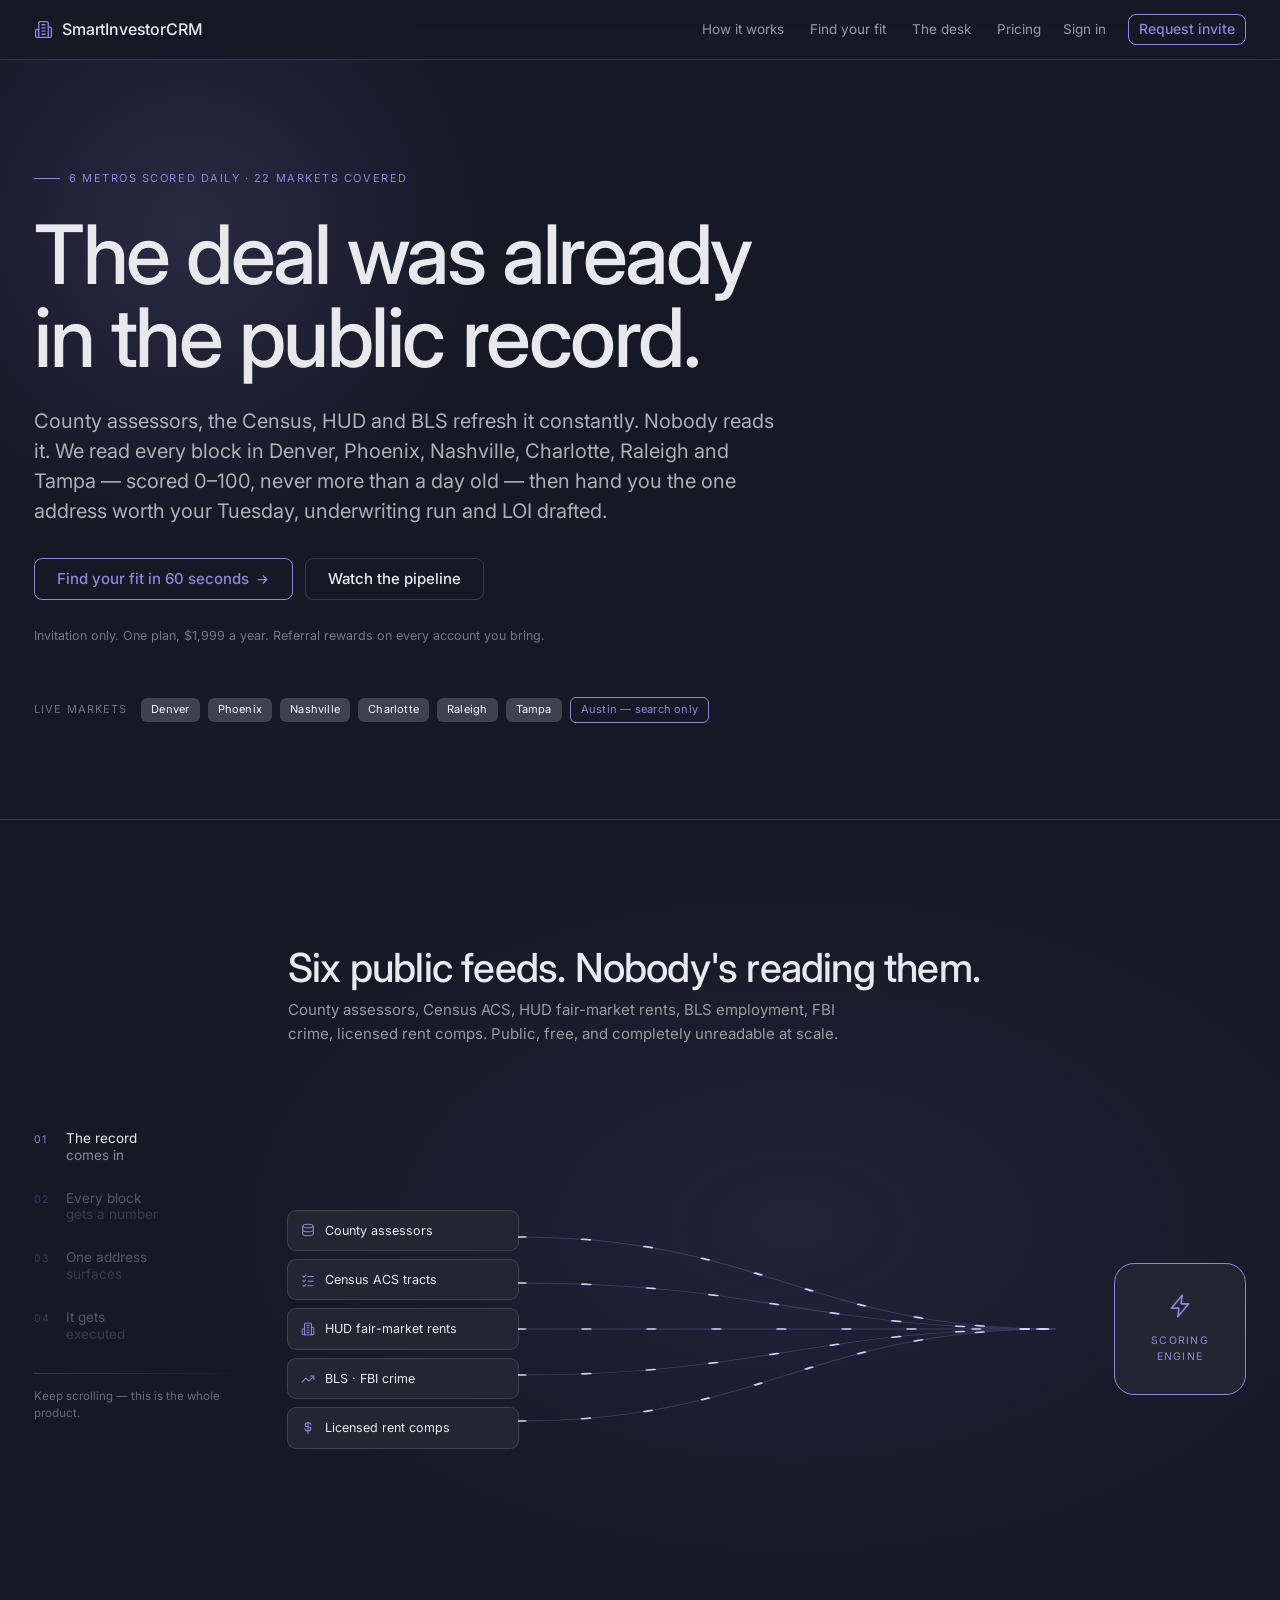
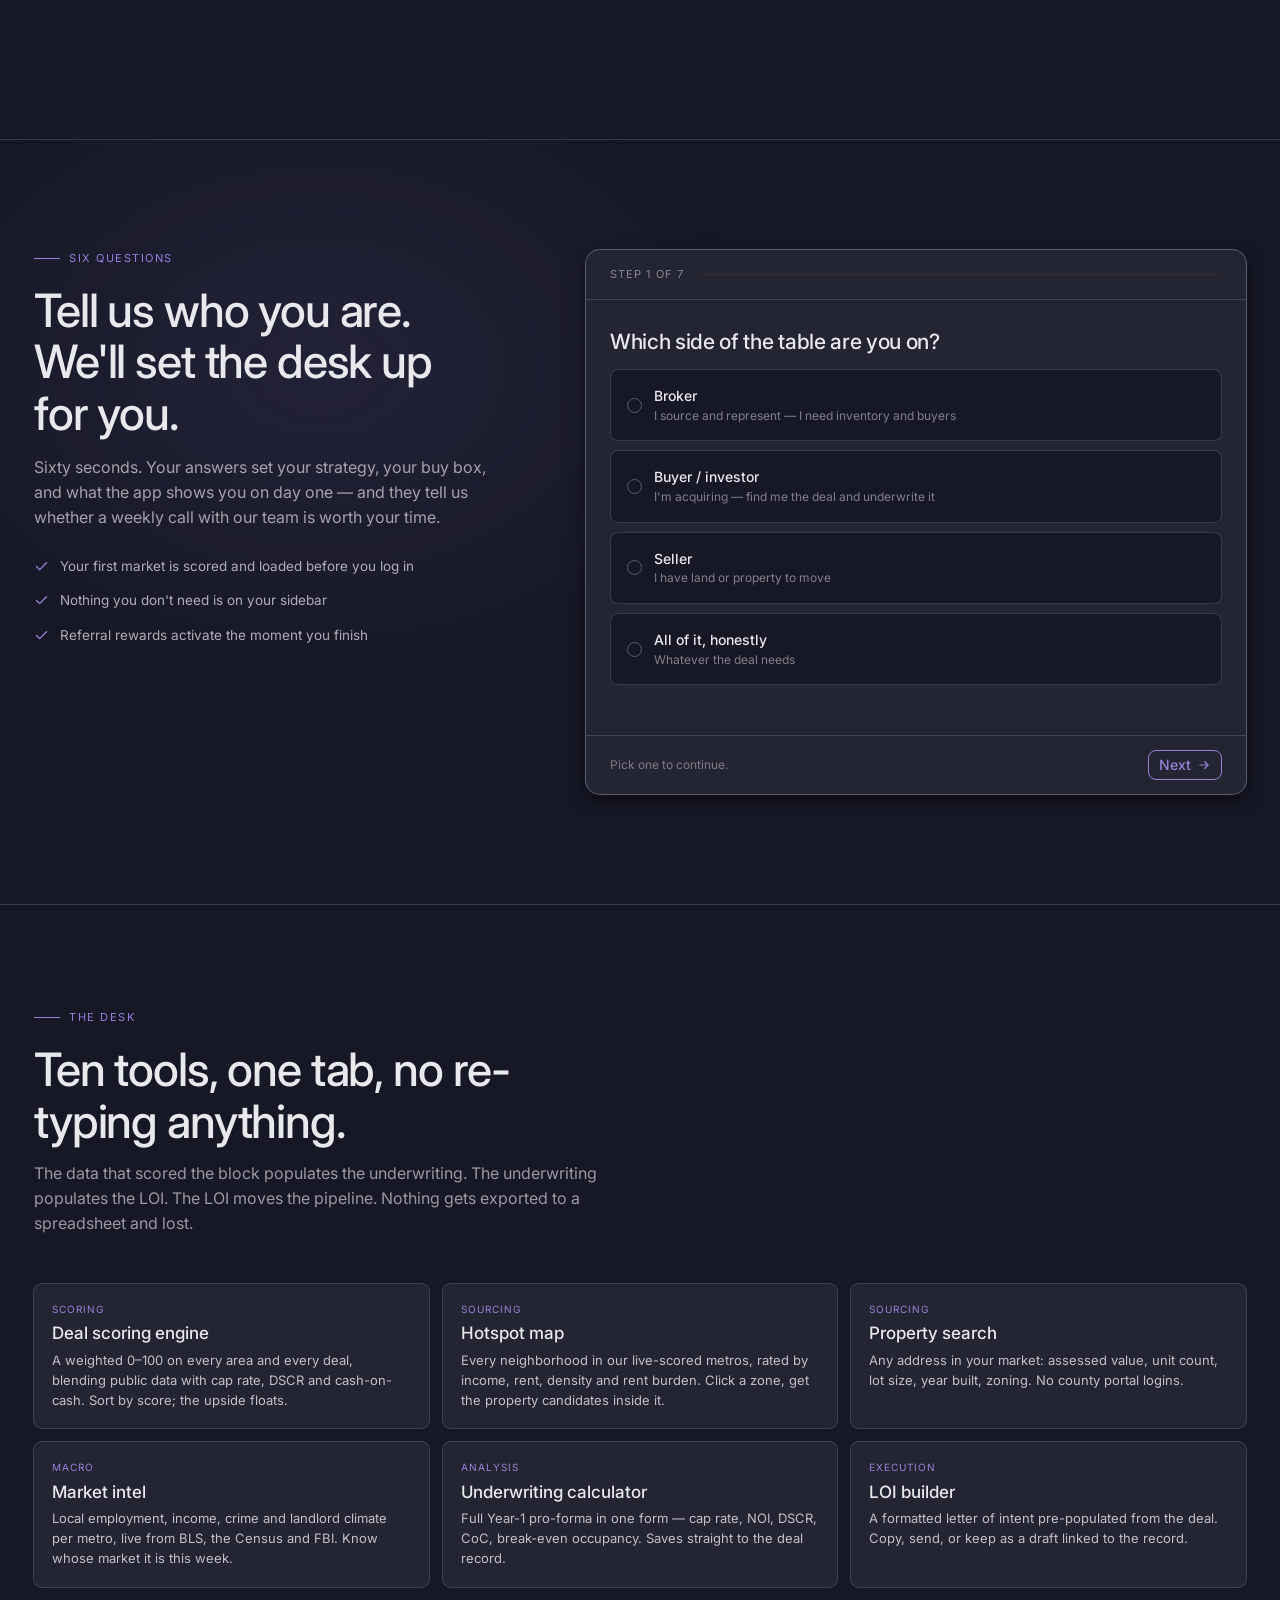
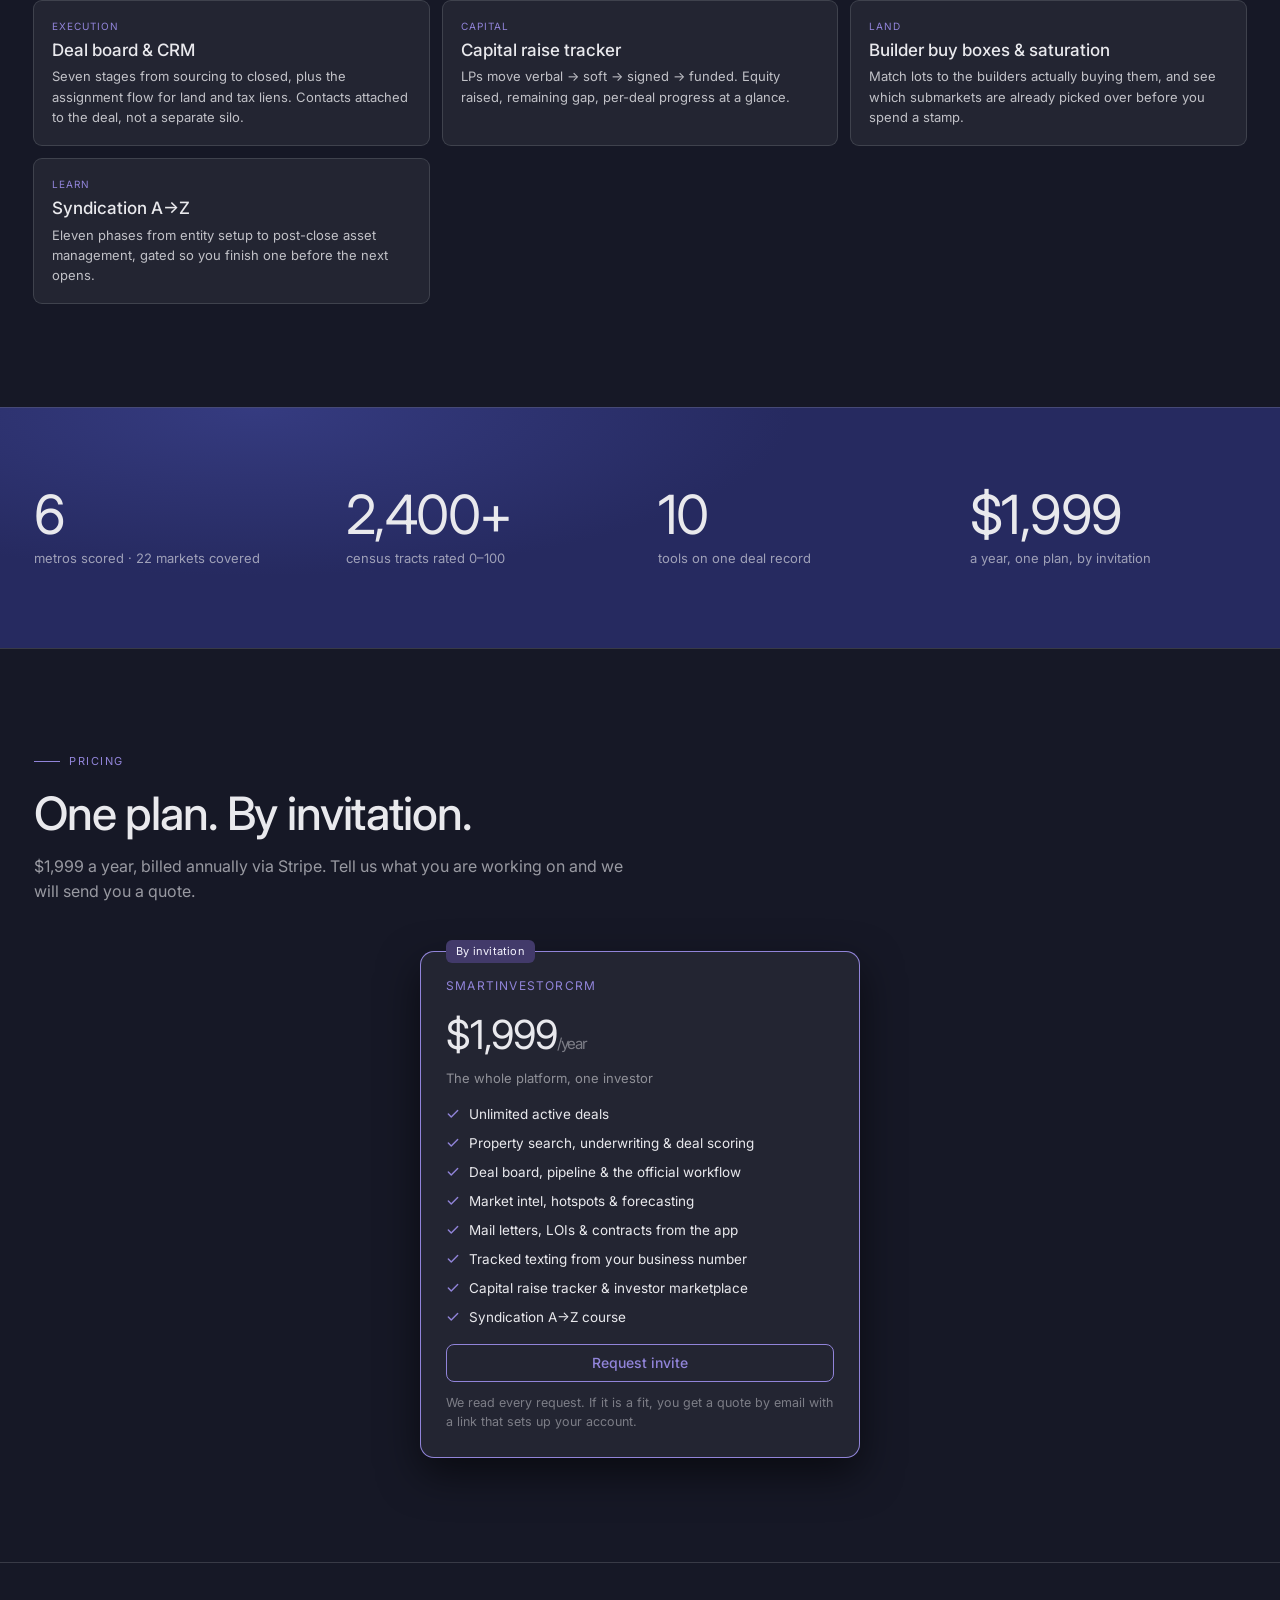
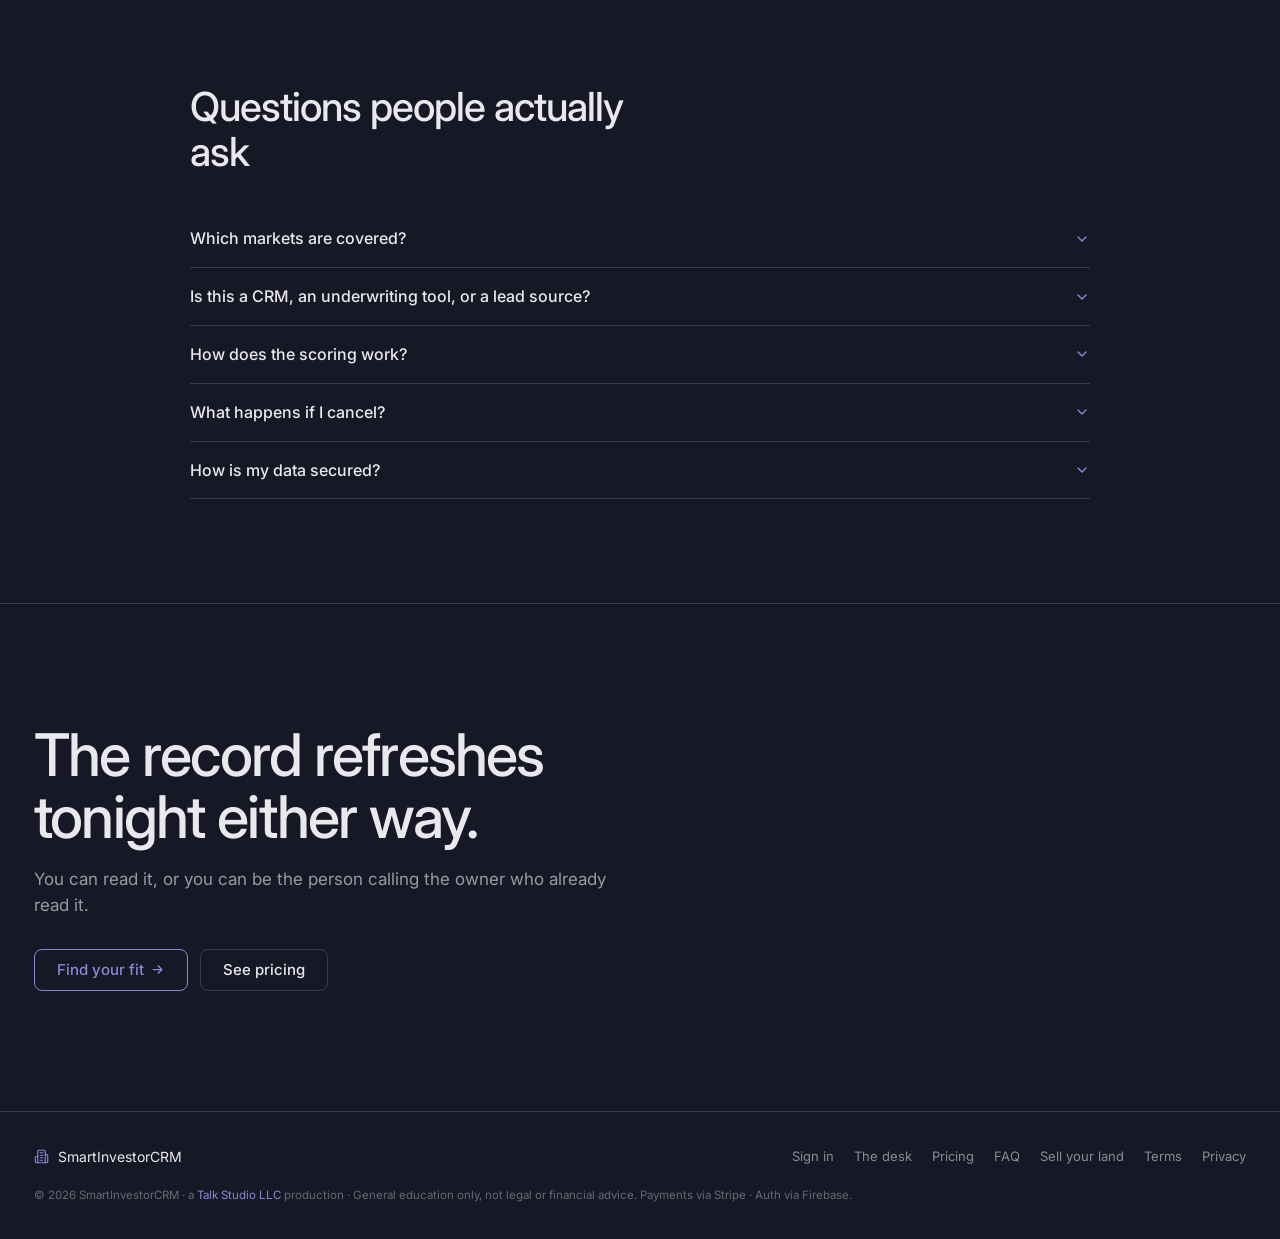
<file: index.html>
<!doctype html>
<html lang="en">
<head>
  <!-- Google Analytics 4 (gtag.js) -->
  <script async src="https://www.googletagmanager.com/gtag/js?id=G-HCDBNDE96X"></script>
  <script>
    window.dataLayer = window.dataLayer || [];
    function gtag() { dataLayer.push(arguments); }
    gtag('js', new Date());
    gtag('config', 'G-HCDBNDE96X');
  </script>
<meta charset="UTF-8" />
<meta name="viewport" content="width=device-width, initial-scale=1.0" />
<title>SmartInvestorCRM — The deal was already in the public record</title>
<meta name="description" content="County assessors, the Census, HUD and BLS refresh the public record constantly. SmartInvestorCRM reads it — every block in Denver, Phoenix, Nashville, Charlotte, Raleigh and Tampa, scored 0–100 and never more than a day old — then hands you the one address worth your Tuesday with the underwriting run and the LOI drafted. SmartInvestorCRM is operated by Talk Studio LLC, a Colorado limited liability company." />
<!-- The operating company, stated in the head so it is legible on the first
     request — before any JS runs, and without scrolling to the footer. The
     entity name here must match the Colorado SoS record and the carrier
     registrations exactly; see assets/config.js. -->
<meta name="author" content="Talk Studio LLC" />
<meta name="application-name" content="SmartInvestorCRM" />
<link rel="preconnect" href="https://fonts.googleapis.com" />
<link rel="preconnect" href="https://fonts.gstatic.com" crossorigin />
<link rel="stylesheet" href="/assets/style.css" />
</head>
<body>

<!-- Icon sprite. Inlined so the page makes no external icon request. -->
<svg width="0" height="0" style="position:absolute" aria-hidden="true">
  <defs>
    <g id="i-building"><path d="M6 22V4a2 2 0 0 1 2-2h8a2 2 0 0 1 2 2v18Z"/><path d="M6 12H4a2 2 0 0 0-2 2v6a2 2 0 0 0 2 2h2"/><path d="M18 9h2a2 2 0 0 1 2 2v9a2 2 0 0 1-2 2h-2"/><path d="M10 6h4M10 10h4M10 14h4M10 18h4"/></g>
    <g id="i-arrow"><path d="M5 12h14M13 6l6 6-6 6"/></g>
    <g id="i-chevron"><path d="M6 9l6 6 6-6"/></g>
    <g id="i-check"><path d="M20 6L9 17l-5-5"/></g>
    <g id="i-pin"><path d="M20 10c0 6-8 12-8 12s-8-6-8-12a8 8 0 0 1 16 0Z"/><circle cx="12" cy="10" r="3"/></g>
    <g id="i-trend"><path d="M22 7l-8.5 8.5-5-5L2 17"/><path d="M16 7h6v6"/></g>
    <g id="i-dollar"><path d="M12 2v20"/><path d="M17 6.5C17 4.6 14.8 3 12 3S7 4.6 7 6.5 9.2 10 12 10s5 1.6 5 3.5S14.8 17 12 17s-5-1.6-5-3.5"/></g>
    <g id="i-list"><path d="M3 5l2 2 3-3M3 13l2 2 3-3M3 21l2 2 3-3M12 6h9M12 14h9M12 22h9"/></g>
    <g id="i-db"><ellipse cx="12" cy="5" rx="9" ry="3"/><path d="M3 5v14c0 1.7 4 3 9 3s9-1.3 9-3V5"/><path d="M3 12c0 1.7 4 3 9 3s9-1.3 9-3"/></g>
    <g id="i-zap"><path d="M4 14h7l-1 8 10-12h-7l1-8z"/></g>
  </defs>
</svg>

<nav class="site">
  <a class="brand" href="#top">
    <svg width="19" height="19" viewBox="0 0 24 24" fill="none" stroke="var(--color-accent)" stroke-width="1.7" stroke-linecap="round" stroke-linejoin="round"><use href="#i-building"/></svg>
    SmartInvestorCRM
  </a>
  <div class="links">
    <a href="#story">How it works</a>
    <a href="#fit">Find your fit</a>
    <a href="#tools">The desk</a>
    <a href="#pricing">Pricing</a>
  </div>
  <a class="signin" data-cta="nav_sign_in" href="https://app.smartinvestorcrm.com/sign-in">Sign in</a>
  <a class="btn btn-primary" data-cta="nav_request_invite" href="/request-invite/">Request invite</a>
</nav>

<section class="hero" id="top" data-section="hero">
  <div class="glow"></div>
  <div class="col">
    <div class="kicker">6 metros scored daily · 22 markets covered</div>
    <h1>The deal was already in the public record.</h1>
    <p class="lede">County assessors, the Census, HUD and BLS refresh it constantly. Nobody reads it. We read every block in Denver, Phoenix, Nashville, Charlotte, Raleigh and Tampa &mdash; scored 0&ndash;100, never more than a day old &mdash; then hand you the one address worth your Tuesday, underwriting run and LOI drafted.</p>
    <div class="ctas">
      <a class="btn btn-primary btn-lg" data-cta="hero_find_fit" href="#fit">Find your fit in 60 seconds
        <svg width="15" height="15" viewBox="0 0 24 24" fill="none" stroke="currentColor" stroke-width="2" stroke-linecap="round" stroke-linejoin="round"><use href="#i-arrow"/></svg>
      </a>
      <a class="btn btn-secondary btn-lg" data-cta="hero_watch_pipeline" href="#story">Watch the pipeline</a>
    </div>
    <p class="fineprint">Invitation only. One plan, $1,999 a year. Referral rewards on every account you bring.</p>
  </div>

  <div class="markets">
    <span class="label">Live markets</span>
    <span class="tag tag-neutral">Denver</span>
    <span class="tag tag-neutral">Phoenix</span>
    <span class="tag tag-neutral">Nashville</span>
    <span class="tag tag-neutral">Charlotte</span>
    <span class="tag tag-neutral">Raleigh</span>
    <span class="tag tag-neutral">Tampa</span>
    <span class="tag tag-outline">Austin — search only</span>
  </div>
</section>

<!-- The scroll-driven story. 280vh of section pins a 100vh stage and moves
     four acts through it; assets/story.js writes every frame. -->
<section class="story" id="story" data-story>
  <div class="pin">
    <div class="inner">

      <div class="rail" data-rail>
        <div class="item" data-rail-item="0"><span class="n">01</span><span class="t">The record<br><span>comes in</span></span></div>
        <div class="item" data-rail-item="1"><span class="n">02</span><span class="t">Every block<br><span>gets a number</span></span></div>
        <div class="item" data-rail-item="2"><span class="n">03</span><span class="t">One address<br><span>surfaces</span></span></div>
        <div class="item" data-rail-item="3"><span class="n">04</span><span class="t">It gets<br><span>executed</span></span></div>
        <div class="rule"></div>
        <p class="foot">Keep scrolling — this is the whole product.</p>
      </div>

      <div class="stage" data-stage>

        <!-- Act 1 — the record comes in -->
        <div class="act" data-act="0">
          <div>
            <h2>Six public feeds. Nobody's reading them.</h2>
            <p class="sub">County assessors, Census ACS, HUD fair-market rents, BLS employment, FBI crime, licensed rent comps. Public, free, and completely unreadable at scale.</p>
          </div>
          <div class="act-feeds">
            <div class="sources">
              <div class="source"><svg width="14" height="14" viewBox="0 0 24 24" fill="none" stroke="var(--color-accent)" stroke-width="1.8" stroke-linecap="round"><use href="#i-db"/></svg>County assessors</div>
              <div class="source"><svg width="14" height="14" viewBox="0 0 24 24" fill="none" stroke="var(--color-accent)" stroke-width="1.8" stroke-linecap="round"><use href="#i-list"/></svg>Census ACS tracts</div>
              <div class="source"><svg width="14" height="14" viewBox="0 0 24 24" fill="none" stroke="var(--color-accent)" stroke-width="1.8" stroke-linecap="round"><use href="#i-building"/></svg>HUD fair-market rents</div>
              <div class="source"><svg width="14" height="14" viewBox="0 0 24 24" fill="none" stroke="var(--color-accent)" stroke-width="1.8" stroke-linecap="round"><use href="#i-trend"/></svg>BLS &middot; FBI crime</div>
              <div class="source"><svg width="14" height="14" viewBox="0 0 24 24" fill="none" stroke="var(--color-accent)" stroke-width="1.8" stroke-linecap="round"><use href="#i-dollar"/></svg>Licensed rent comps</div>
            </div>
            <svg class="wires" viewBox="0 0 240 260" preserveAspectRatio="none" aria-hidden="true">
              <g fill="none" stroke="var(--color-accent)" stroke-width="1" opacity=".28">
                <path d="M0 26 C110 26 130 130 240 130"/><path d="M0 78 C110 78 130 130 240 130"/><path d="M0 130 L240 130"/><path d="M0 182 C110 182 130 130 240 130"/><path d="M0 234 C110 234 130 130 240 130"/>
              </g>
              <g class="moving" fill="none" stroke="var(--color-accent-300)" stroke-width="1.8" stroke-linecap="round" stroke-dasharray="3 26">
                <path d="M0 26 C110 26 130 130 240 130"/><path d="M0 78 C110 78 130 130 240 130"/><path d="M0 130 L240 130"/><path d="M0 182 C110 182 130 130 240 130"/><path d="M0 234 C110 234 130 130 240 130"/>
              </g>
            </svg>
            <div class="core-wrap">
              <div class="core">
                <div>
                  <svg width="26" height="26" viewBox="0 0 24 24" fill="none" stroke="var(--color-accent)" stroke-width="1.5" stroke-linecap="round" stroke-linejoin="round"><use href="#i-zap"/></svg>
                  <p>Scoring<br>engine</p>
                </div>
              </div>
            </div>
          </div>
        </div>

        <!-- Act 2 — every block gets a number -->
        <div class="act" data-act="1">
          <div>
            <h2>Every block in the metro gets a number.</h2>
            <p class="sub">Median income, rent, rent burden, density, permit velocity. 0&ndash;100, refreshed daily. The map stops being a map and starts being a queue.</p>
          </div>
          <div class="score-grid" data-grid aria-hidden="true"></div>
        </div>

        <!-- Act 3 — one address surfaces -->
        <div class="act" data-act="2">
          <div>
            <h2>One address rises out of it.</h2>
            <p class="sub">Matched against your buy box — strategy, market, unit count, capital. The underwriting is already run by the time you open it.</p>
          </div>
          <div class="act-surface">
            <div class="deal-card">
              <div class="head">
                <svg width="16" height="16" viewBox="0 0 24 24" fill="none" stroke="var(--color-accent)" stroke-width="1.7" stroke-linecap="round" stroke-linejoin="round" style="flex:none"><use href="#i-pin"/></svg>
                <div style="flex:1">
                  <p class="addr">2841 Curtis St &middot; Five Points, DEN</p>
                  <p class="meta">12 units &middot; built 1962 &middot; assessed $2.41M &middot; zoned G-MU-3</p>
                </div>
                <span class="tag tag-accent">96% buy-box fit</span>
              </div>
              <div class="metrics">
                <div class="metric"><p class="k">Cap rate</p><p class="v" data-num="cap">0.0%</p></div>
                <div class="metric"><p class="k">Year-1 NOI</p><p class="v" data-num="noi">$0</p></div>
                <div class="metric"><p class="k">DSCR</p><p class="v" data-num="dscr">0.00</p></div>
                <div class="metric"><p class="k">Cash-on-cash</p><p class="v" data-num="coc">0.0%</p></div>
              </div>
              <div class="foot">Owner held 19 years &middot; no mortgage of record &middot; two code filings 2024 — <span class="signal">motivation signals detected</span></div>
            </div>
            <div class="ring-wrap">
              <svg viewBox="0 0 120 120" style="width:170px;height:170px" aria-hidden="true">
                <circle cx="60" cy="60" r="52" fill="none" stroke="var(--color-neutral-800)" stroke-width="7"/>
                <circle data-ring cx="60" cy="60" r="52" fill="none" stroke="var(--color-accent)" stroke-width="7" stroke-linecap="round" stroke-dasharray="327" stroke-dashoffset="327" transform="rotate(-90 60 60)"/>
                <text data-score x="60" y="58" text-anchor="middle" fill="var(--color-text)" font-family="Inter,sans-serif" font-size="34" font-weight="500">0</text>
                <text x="60" y="76" text-anchor="middle" fill="var(--color-neutral-500)" font-family="Inter,sans-serif" font-size="9" letter-spacing="1.6">DEAL SCORE</text>
              </svg>
            </div>
          </div>
        </div>

        <!-- Act 4 — it gets executed -->
        <div class="act" data-act="3">
          <div>
            <h2>And then it actually gets signed.</h2>
            <p class="sub">LOI drafted from the deal record, pipeline moved, LP commitments tracked. Finding the deal is the easy half — this is the half that pays.</p>
          </div>
          <div class="act-execute">
            <div class="loi">
              <p class="kick">Letter of intent</p>
              <p class="title">2841 Curtis St, Denver CO</p>
              <div class="lines">
                <i data-line="0" style="width:92%"></i>
                <i data-line="1" style="width:78%"></i>
                <i data-line="2" style="width:86%"></i>
                <i data-line="3" style="width:64%"></i>
                <i data-line="4" style="width:88%"></i>
              </div>
              <div class="terms">
                <div><p class="k">Offer</p><p class="v">$2,275,000</p></div>
                <div><p class="k">Earnest</p><p class="v">$25,000</p></div>
                <div><p class="k">DD period</p><p class="v">30 days</p></div>
              </div>
              <svg viewBox="0 0 220 60" style="width:210px;height:58px;margin-top:16px" aria-hidden="true">
                <path data-sig d="M4 44 C22 12 30 52 44 30 C58 8 62 50 78 34 C92 20 100 46 116 30 C130 16 140 42 158 26 C170 15 186 34 214 20" fill="none" stroke="var(--color-accent-300)" stroke-width="2.2" stroke-linecap="round" stroke-dasharray="320" stroke-dashoffset="320"/>
                <path d="M2 54 H216" stroke="var(--color-neutral-800)" stroke-width="1"/>
              </svg>
              <div class="stamp" data-stamp>EXECUTED</div>
            </div>
            <div class="stages">
              <div class="row" data-stage-row="0"><span class="dot"></span>Sourcing<span class="when">day 0</span></div>
              <div class="row" data-stage-row="1"><span class="dot"></span>LOI sent<span class="when">day 2</span></div>
              <div class="row" data-stage-row="2"><span class="dot"></span>Due diligence<span class="when">day 9</span></div>
              <div class="row" data-stage-row="3"><span class="dot"></span>LP capital committed<span class="when">$1.4M</span></div>
              <div class="row done" data-stage-row="4"><span class="dot"></span>Closed<span class="when">day 47</span></div>
            </div>
          </div>
        </div>

      </div>
    </div>
    <div class="progress-track"><div class="fill" data-progress></div></div>
  </div>
</section>

<!-- ══ Find your fit ═══════════════════════════════════════════════════ -->
<section class="fit" id="fit">
  <div class="grid">
    <div>
      <div class="kicker">Six questions</div>
      <h2>Tell us who you are. We'll set the desk up for you.</h2>
      <p class="blurb">Sixty seconds. Your answers set your strategy, your buy box, and what the app shows you on day one — and they tell us whether a weekly call with our team is worth your time.</p>
      <div class="points">
        <div><svg width="15" height="15" viewBox="0 0 24 24" fill="none" stroke="var(--color-accent)" stroke-width="2.2" stroke-linecap="round" stroke-linejoin="round"><use href="#i-check"/></svg><p>Your first market is scored and loaded before you log in</p></div>
        <div><svg width="15" height="15" viewBox="0 0 24 24" fill="none" stroke="var(--color-accent)" stroke-width="2.2" stroke-linecap="round" stroke-linejoin="round"><use href="#i-check"/></svg><p>Nothing you don't need is on your sidebar</p></div>
        <div><svg width="15" height="15" viewBox="0 0 24 24" fill="none" stroke="var(--color-accent)" stroke-width="2.2" stroke-linecap="round" stroke-linejoin="round"><use href="#i-check"/></svg><p>Referral rewards activate the moment you finish</p></div>
      </div>
    </div>

    <div class="survey" data-survey>
      <div class="head">
        <span class="step">Step <span data-step-n>1</span> of 7</span>
        <div class="bar"><i data-step-fill></i></div>
        <button class="btn btn-ghost" data-back hidden style="font-size:12.5px">Back</button>
      </div>

      <div class="viewport">
        <div class="track" data-track>

          <div class="panel">
            <h3>Which side of the table are you on?</h3>
            <div class="opts">
              <label class="opt"><input type="radio" name="q-role" data-key="role" value="Broker"><span class="dot"></span><span><strong>Broker</strong><span class="desc">I source and represent — I need inventory and buyers</span></span></label>
              <label class="opt"><input type="radio" name="q-role" data-key="role" value="Buyer"><span class="dot"></span><span><strong>Buyer / investor</strong><span class="desc">I'm acquiring — find me the deal and underwrite it</span></span></label>
              <label class="opt"><input type="radio" name="q-role" data-key="role" value="Seller"><span class="dot"></span><span><strong>Seller</strong><span class="desc">I have land or property to move</span></span></label>
              <label class="opt"><input type="radio" name="q-role" data-key="role" value="All of it"><span class="dot"></span><span><strong>All of it, honestly</strong><span class="desc">Whatever the deal needs</span></span></label>
            </div>
          </div>

          <div class="panel">
            <h3>Have you closed a real estate deal before?</h3>
            <p class="hint">Buying your own house doesn't count — no judgement either way.</p>
            <div class="opts">
              <label class="opt"><input type="radio" name="q-exp" data-key="exp" value="Never"><span class="dot"></span><span>Not yet — this would be my first</span></label>
              <label class="opt"><input type="radio" name="q-exp" data-key="exp" value="1-2"><span class="dot"></span><span>One or two</span></label>
              <label class="opt"><input type="radio" name="q-exp" data-key="exp" value="3-10"><span class="dot"></span><span>Three to ten</span></label>
              <label class="opt"><input type="radio" name="q-exp" data-key="exp" value="10+"><span class="dot"></span><span>Ten or more — I do this for a living</span></label>
            </div>
          </div>

          <div class="panel">
            <h3>How much time can you actually give this?</h3>
            <div class="opts">
              <label class="opt"><input type="radio" name="q-time" data-key="time" value="A few hours a week"><span class="dot"></span><span>A few hours a week, around a job</span></label>
              <label class="opt"><input type="radio" name="q-time" data-key="time" value="10-20 hrs/wk"><span class="dot"></span><span>Ten to twenty hours a week</span></label>
              <label class="opt"><input type="radio" name="q-time" data-key="time" value="Full time"><span class="dot"></span><span>Full time — this is the business</span></label>
            </div>
          </div>

          <div class="panel">
            <h3>Would a weekly call with our team help?</h3>
            <p class="hint">A real person, same time every week, working your live deals with you.</p>
            <div class="opts">
              <label class="opt"><input type="radio" name="q-call" data-key="call" value="Yes"><span class="dot"></span><span>Yes — book me in</span></label>
              <label class="opt"><input type="radio" name="q-call" data-key="call" value="Maybe"><span class="dot"></span><span>Maybe once I've got a live deal</span></label>
              <label class="opt"><input type="radio" name="q-call" data-key="call" value="No"><span class="dot"></span><span>No, I'd rather just use the software</span></label>
            </div>
          </div>

          <div class="panel">
            <h3>Whose money are you planning to use?</h3>
            <p class="hint">There is genuinely no wrong answer — it just changes which tools we open first.</p>
            <div class="opts">
              <label class="opt"><input type="radio" name="q-capital" data-key="capital" value="Own capital"><span class="dot"></span><span>My own capital</span></label>
              <label class="opt"><input type="radio" name="q-capital" data-key="capital" value="Other people's money"><span class="dot"></span><span>Other people's money — I'll raise it</span></label>
              <label class="opt"><input type="radio" name="q-capital" data-key="capital" value="A mix"><span class="dot"></span><span>A mix of both</span></label>
              <label class="opt"><input type="radio" name="q-capital" data-key="capital" value="No capital yet"><span class="dot"></span><span>Neither yet — I want the assignment route</span></label>
            </div>
          </div>

          <div class="panel">
            <h3>If this works, would you bring people in?</h3>
            <p class="hint">Referral rewards pay out per funded account — no cap.</p>
            <div class="opts">
              <label class="opt"><input type="radio" name="q-referral" data-key="referral" value="Yes, a whole network"><span class="dot"></span><span>Yes — I have a whole network</span></label>
              <label class="opt"><input type="radio" name="q-referral" data-key="referral" value="A few people"><span class="dot"></span><span>A few people, if it delivers</span></label>
              <label class="opt"><input type="radio" name="q-referral" data-key="referral" value="Prove it first"><span class="dot"></span><span>Ask me again after my first close</span></label>
            </div>
          </div>

          <div class="panel">
            <h3>Where should we send your setup?</h3>
            <p class="hint">Your workspace is configured from your answers before you arrive.</p>
            <div class="field"><label for="sq-name">Name</label><input class="input" id="sq-name" autocomplete="name" placeholder="Jordan Alvarez" data-field="name"></div>
            <div class="field"><label for="sq-email">Work email</label><input class="input" id="sq-email" type="email" autocomplete="email" placeholder="jordan@company.com" data-field="email"></div>
            <div class="field"><label for="sq-market">Market you'd start in</label><input class="input" id="sq-market" placeholder="Denver" data-field="market"></div>
            <!-- Honeypot — hidden from humans, bots tend to fill it.
                 data-no-tab keeps survey.js's tab-order pass from putting it
                 back in reach when this panel becomes the visible one. -->
            <div class="hp" data-no-tab aria-hidden="true">
              <label>Company<input type="text" tabindex="-1" autocomplete="off" data-field="company"></label>
            </div>
            <button class="btn btn-primary btn-block" data-submit style="margin-top:6px;padding:11px">Build my workspace
              <svg width="15" height="15" viewBox="0 0 24 24" fill="none" stroke="currentColor" stroke-width="2" stroke-linecap="round" stroke-linejoin="round"><use href="#i-arrow"/></svg>
            </button>
            <p class="error" data-submit-error hidden></p>
            <p style="font-size:11.5px;color:color-mix(in srgb, var(--color-text) 42%, transparent)">No card. We'll only email about your account and the weekly call if you asked for it.</p>
          </div>

          <div class="panel result">
            <div class="head">
              <span class="check"><svg width="14" height="14" viewBox="0 0 24 24" fill="none" stroke="var(--color-accent-100)" stroke-width="2.4" stroke-linecap="round" stroke-linejoin="round"><use href="#i-check"/></svg></span>
              <h3 data-res-title>Your desk is configured.</h3>
            </div>
            <p class="body" data-res-body></p>
            <div class="summary">
              <p class="kick">Your workspace, preconfigured</p>
              <div class="row"><span>Strategy track</span><span data-res-track></span></div>
              <div class="row"><span>First market</span><span data-res-market></span></div>
              <div class="row"><span>Capital path</span><span data-res-capital></span></div>
              <div class="row"><span>Weekly call</span><span data-res-call></span></div>
              <div class="row"><span>Plan</span><span data-res-plan></span></div>
            </div>
            <a class="btn btn-primary btn-block" data-cta="survey_result_request_invite" href="/request-invite/" style="padding:11px">Request your invite</a>
            <button class="btn btn-secondary btn-block" data-restart style="padding:9px">Start over</button>
          </div>

        </div>
      </div>

      <div class="foot" data-foot>
        <span class="note" data-note>Pick one to continue.</span>
        <button class="btn btn-primary" data-next style="margin-left:auto">Next
          <svg width="14" height="14" viewBox="0 0 24 24" fill="none" stroke="currentColor" stroke-width="2" stroke-linecap="round" stroke-linejoin="round"><use href="#i-arrow"/></svg>
        </button>
      </div>
    </div>
  </div>
</section>

<!-- ══ The desk ════════════════════════════════════════════════════════ -->
<section class="section" id="tools">
  <div class="wrap">
    <div class="kicker">The desk</div>
    <h2>Ten tools, one tab, no re-typing anything.</h2>
    <p class="dek">The data that scored the block populates the underwriting. The underwriting populates the LOI. The LOI moves the pipeline. Nothing gets exported to a spreadsheet and lost.</p>
    <div class="tool-grid">
      <div class="card elev-sm"><p class="card-kicker">Scoring</p><p class="card-title">Deal scoring engine</p><p class="card-body">A weighted 0&ndash;100 on every area and every deal, blending public data with cap rate, DSCR and cash-on-cash. Sort by score; the upside floats.</p></div>
      <div class="card elev-sm"><p class="card-kicker">Sourcing</p><p class="card-title">Hotspot map</p><p class="card-body">Every neighborhood in our live-scored metros, rated by income, rent, density and rent burden. Click a zone, get the property candidates inside it.</p></div>
      <div class="card elev-sm"><p class="card-kicker">Sourcing</p><p class="card-title">Property search</p><p class="card-body">Any address in your market: assessed value, unit count, lot size, year built, zoning. No county portal logins.</p></div>
      <div class="card elev-sm"><p class="card-kicker">Macro</p><p class="card-title">Market intel</p><p class="card-body">Local employment, income, crime and landlord climate per metro, live from BLS, the Census and FBI. Know whose market it is this week.</p></div>
      <div class="card elev-sm"><p class="card-kicker">Analysis</p><p class="card-title">Underwriting calculator</p><p class="card-body">Full Year-1 pro-forma in one form — cap rate, NOI, DSCR, CoC, break-even occupancy. Saves straight to the deal record.</p></div>
      <div class="card elev-sm"><p class="card-kicker">Execution</p><p class="card-title">LOI builder</p><p class="card-body">A formatted letter of intent pre-populated from the deal. Copy, send, or keep as a draft linked to the record.</p></div>
      <div class="card elev-sm"><p class="card-kicker">Execution</p><p class="card-title">Deal board &amp; CRM</p><p class="card-body">Seven stages from sourcing to closed, plus the assignment flow for land and tax liens. Contacts attached to the deal, not a separate silo.</p></div>
      <div class="card elev-sm"><p class="card-kicker">Capital</p><p class="card-title">Capital raise tracker</p><p class="card-body">LPs move verbal &rarr; soft &rarr; signed &rarr; funded. Equity raised, remaining gap, per-deal progress at a glance.</p></div>
      <div class="card elev-sm"><p class="card-kicker">Land</p><p class="card-title">Builder buy boxes &amp; saturation</p><p class="card-body">Match lots to the builders actually buying them, and see which submarkets are already picked over before you spend a stamp.</p></div>
      <div class="card elev-sm"><p class="card-kicker">Learn</p><p class="card-title">Syndication A&rarr;Z</p><p class="card-body">Eleven phases from entity setup to post-close asset management, gated so you finish one before the next opens.</p></div>
    </div>
  </div>
</section>

<section class="band">
  <div class="grid">
    <!-- Two distinct numbers, kept separate on purpose:
         • 6  = metros with live area-scoring / hotspot map (must match the
                "Live markets" chips above and the coverage FAQ answer).
         • 22 = markets the platform covers for search / land / leads (the
                MARKETS registry in apps/api/src/config/markets.ts).
         Bump each when coverage changes; do not merge them into one "scored". -->
    <div><p class="fig">6</p><p class="cap">metros scored &middot; 22 markets covered</p></div>
    <div><p class="fig">2,400+</p><p class="cap">census tracts rated 0&ndash;100</p></div>
    <div><p class="fig">10</p><p class="cap">tools on one deal record</p></div>
    <div><p class="fig">$1,999</p><p class="cap">a year, one plan, by invitation</p></div>
  </div>
</section>

<!-- ══ Pricing ═══════════════════════════════════════════════════════════ -->
<!-- ONE PLAN, AND NO BUTTON THAT BUYS IT.
     There used to be three cards here, one of them free, each with a link
     anybody could press at 2am. The product is invite-only now: the only
     route to a checkout is a request somebody approved, which comes back as
     a quote carrying the link. So the card prices the thing and the CTA
     asks - a Stripe button beside it would be a button the API refuses. -->
<section class="section" id="pricing">
  <div class="wrap">
    <div class="kicker">Pricing</div>
    <h2>One plan. By invitation.</h2>
    <p class="dek">$1,999 a year, billed annually via Stripe. Tell us what you are working on and we will send you a quote.</p>
    <div class="plans plans-single">
      <div class="plan featured">
        <span class="tag tag-accent badge">By invitation</span>
        <div>
          <p class="name">SmartInvestorCRM</p>
          <p class="price">$1,999<span class="per">/year</span></p>
          <p class="tagline">The whole platform, one investor</p>
        </div>
        <ul>
          <li><svg width="14" height="14" viewBox="0 0 24 24" fill="none" stroke="var(--color-accent)" stroke-width="2.4" stroke-linecap="round" stroke-linejoin="round"><use href="#i-check"/></svg>Unlimited active deals</li>
          <li><svg width="14" height="14" viewBox="0 0 24 24" fill="none" stroke="var(--color-accent)" stroke-width="2.4" stroke-linecap="round" stroke-linejoin="round"><use href="#i-check"/></svg>Property search, underwriting &amp; deal scoring</li>
          <li><svg width="14" height="14" viewBox="0 0 24 24" fill="none" stroke="var(--color-accent)" stroke-width="2.4" stroke-linecap="round" stroke-linejoin="round"><use href="#i-check"/></svg>Deal board, pipeline &amp; the official workflow</li>
          <li><svg width="14" height="14" viewBox="0 0 24 24" fill="none" stroke="var(--color-accent)" stroke-width="2.4" stroke-linecap="round" stroke-linejoin="round"><use href="#i-check"/></svg>Market intel, hotspots &amp; forecasting</li>
          <li><svg width="14" height="14" viewBox="0 0 24 24" fill="none" stroke="var(--color-accent)" stroke-width="2.4" stroke-linecap="round" stroke-linejoin="round"><use href="#i-check"/></svg>Mail letters, LOIs &amp; contracts from the app</li>
          <li><svg width="14" height="14" viewBox="0 0 24 24" fill="none" stroke="var(--color-accent)" stroke-width="2.4" stroke-linecap="round" stroke-linejoin="round"><use href="#i-check"/></svg>Tracked texting from your business number</li>
          <li><svg width="14" height="14" viewBox="0 0 24 24" fill="none" stroke="var(--color-accent)" stroke-width="2.4" stroke-linecap="round" stroke-linejoin="round"><use href="#i-check"/></svg>Capital raise tracker &amp; investor marketplace</li>
          <li><svg width="14" height="14" viewBox="0 0 24 24" fill="none" stroke="var(--color-accent)" stroke-width="2.4" stroke-linecap="round" stroke-linejoin="round"><use href="#i-check"/></svg>Syndication A&rarr;Z course</li>
        </ul>
        <a class="btn btn-primary btn-block" data-cta="pricing_request_invite" href="/request-invite/">Request invite</a>
        <p class="plan-note">We read every request. If it is a fit, you get a quote by email with a link that sets up your account.</p>
      </div>
    </div>
  </div>
</section>

<!-- ══ FAQ ═════════════════════════════════════════════════════════════ -->
<section class="section" id="faq">
  <div class="faq">
    <h2>Questions people actually ask</h2>
    <details>
      <summary>Which markets are covered?<svg class="chev" width="16" height="16" viewBox="0 0 24 24" fill="none" stroke="var(--color-accent)" stroke-width="2" stroke-linecap="round"><use href="#i-chevron"/></svg></summary>
      <p class="answer">Area scoring and the hotspot map are live in Denver, Phoenix, Nashville, Charlotte, Raleigh and Tampa. Property search runs in Austin too, though its scoring isn't live yet. Market intel, LOI, pipeline, CRM and underwriting work anywhere.</p>
    </details>
    <details>
      <summary>Is this a CRM, an underwriting tool, or a lead source?<svg class="chev" width="16" height="16" viewBox="0 0 24 24" fill="none" stroke="var(--color-accent)" stroke-width="2" stroke-linecap="round"><use href="#i-chevron"/></svg></summary>
      <p class="answer">All three, on purpose. Splitting them is what makes people re-key the same address into four tools. Here the score, the pro-forma, the LOI and the pipeline stage are one record.</p>
    </details>
    <details>
      <summary>How does the scoring work?<svg class="chev" width="16" height="16" viewBox="0 0 24 24" fill="none" stroke="var(--color-accent)" stroke-width="2" stroke-linecap="round"><use href="#i-chevron"/></svg></summary>
      <p class="answer">Neighborhoods are rated from median income, rent, rent burden and density. Deals get a weighted 0&ndash;100 blending underwriting metrics with live market signals. Both refresh as the underlying feeds do.</p>
    </details>
    <details>
      <summary>What happens if I cancel?<svg class="chev" width="16" height="16" viewBox="0 0 24 24" fill="none" stroke="var(--color-accent)" stroke-width="2" stroke-linecap="round"><use href="#i-chevron"/></svg></summary>
      <p class="answer">Your access runs to the end of the year you paid for, then stops. Deals, contacts and LOIs are preserved and exportable — deletion only happens if you ask for it, and you can renew without asking for a new invite.</p>
    </details>
    <details>
      <summary>How is my data secured?<svg class="chev" width="16" height="16" viewBox="0 0 24 24" fill="none" stroke="var(--color-accent)" stroke-width="2" stroke-linecap="round"><use href="#i-chevron"/></svg></summary>
      <p class="answer">Firebase Auth for sign-in, Firestore security rules scoped to your account, Stripe for payments. We never store card data.</p>
    </details>
  </div>
</section>

<section class="close" data-section="close">
  <div class="wrap">
    <h2>The record refreshes tonight either way.</h2>
    <p>You can read it, or you can be the person calling the owner who already read it.</p>
    <div class="ctas">
      <a class="btn btn-primary btn-lg" data-cta="closing_find_fit" href="#fit">Find your fit
        <svg width="15" height="15" viewBox="0 0 24 24" fill="none" stroke="currentColor" stroke-width="2" stroke-linecap="round" stroke-linejoin="round"><use href="#i-arrow"/></svg>
      </a>
      <a class="btn btn-secondary btn-lg" data-cta="closing_see_pricing" href="#pricing">See pricing</a>
    </div>
  </div>
</section>

<footer class="site">
  <div class="inner">
    <div class="brand">
      <svg width="15" height="15" viewBox="0 0 24 24" fill="none" stroke="var(--color-accent)" stroke-width="1.8" stroke-linecap="round" stroke-linejoin="round"><use href="#i-building"/></svg>
      SmartInvestorCRM
    </div>
    <div class="links">
      <a data-cta="footer_sign_in" href="https://app.smartinvestorcrm.com/sign-in">Sign in</a>
      <a href="#tools">The desk</a>
      <a href="#pricing">Pricing</a>
      <a href="#faq">FAQ</a>
      <a data-cta="footer_sell_your_land" href="/sell-your-land">Sell your land</a>
      <a href="/terms">Terms</a>
      <a href="/privacy">Privacy</a>
    </div>
    <p class="legal">
      &copy; <span id="year">2026</span> SmartInvestorCRM &middot; a <a href="https://talkstudio.space/products" rel="noopener"><span data-business-name>Talk Studio LLC</span></a> production

      &middot; General education only, not legal or financial advice.
      Payments via Stripe &middot; Auth via Firebase.
    </p>
  </div>
</footer>

<script src="/assets/config.js"></script>
<script>
  document.getElementById('year').textContent = new Date().getFullYear();
  // The footer credit reads the legal entity name out of config.js rather
  // than hardcoding it, so it can't drift from the name in the SMS consent
  // sentence or the toll-free registration. Same [data-business-name] hook
  // the opt-in page uses. Runs after config.js, which defines SITE_CONFIG.
  (function () {
    var name = window.SITE_CONFIG && window.SITE_CONFIG.business && window.SITE_CONFIG.business.name;
    if (!name) return;
    var nodes = document.querySelectorAll('[data-business-name]');
    for (var i = 0; i < nodes.length; i++) nodes[i].textContent = name;
  })();
</script>
<script src="/assets/analytics.js"></script>
<script src="/assets/story.js"></script>
<script src="/assets/survey.js"></script>
</body>
</html>
</file>
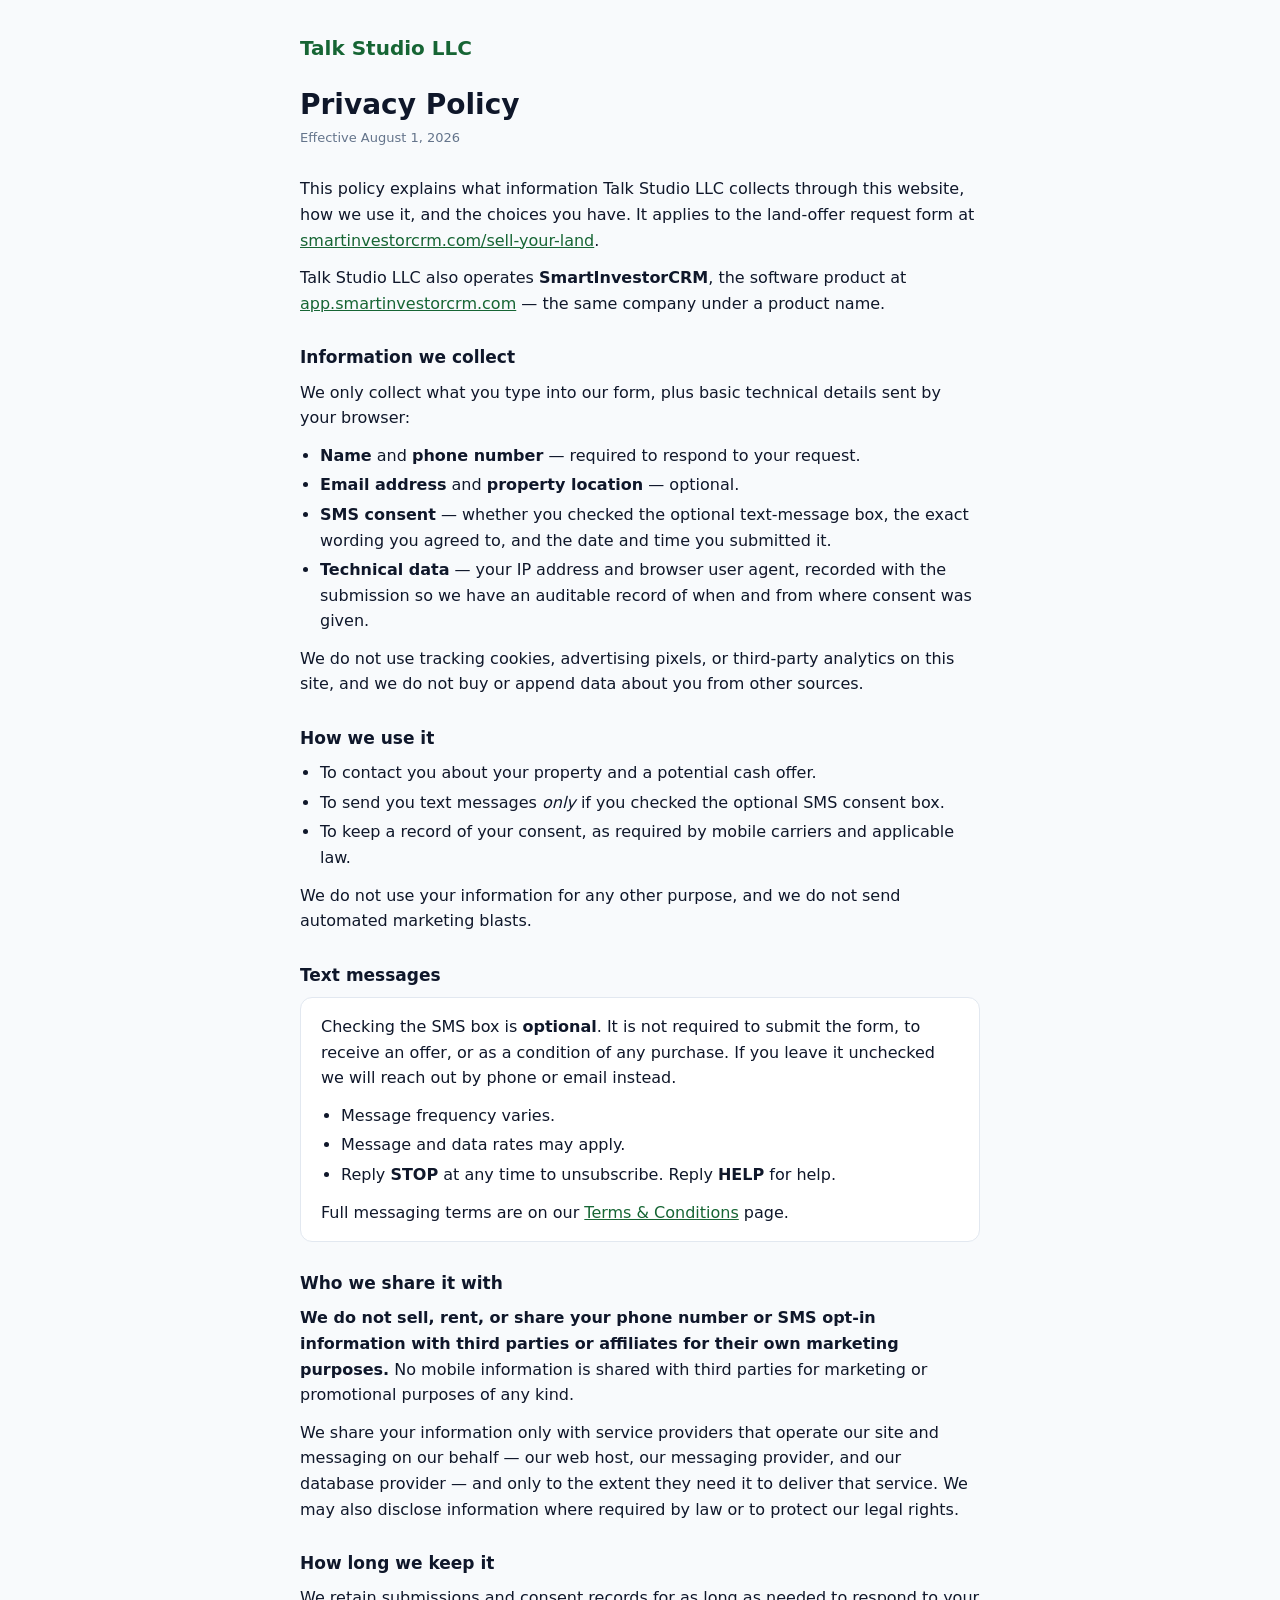
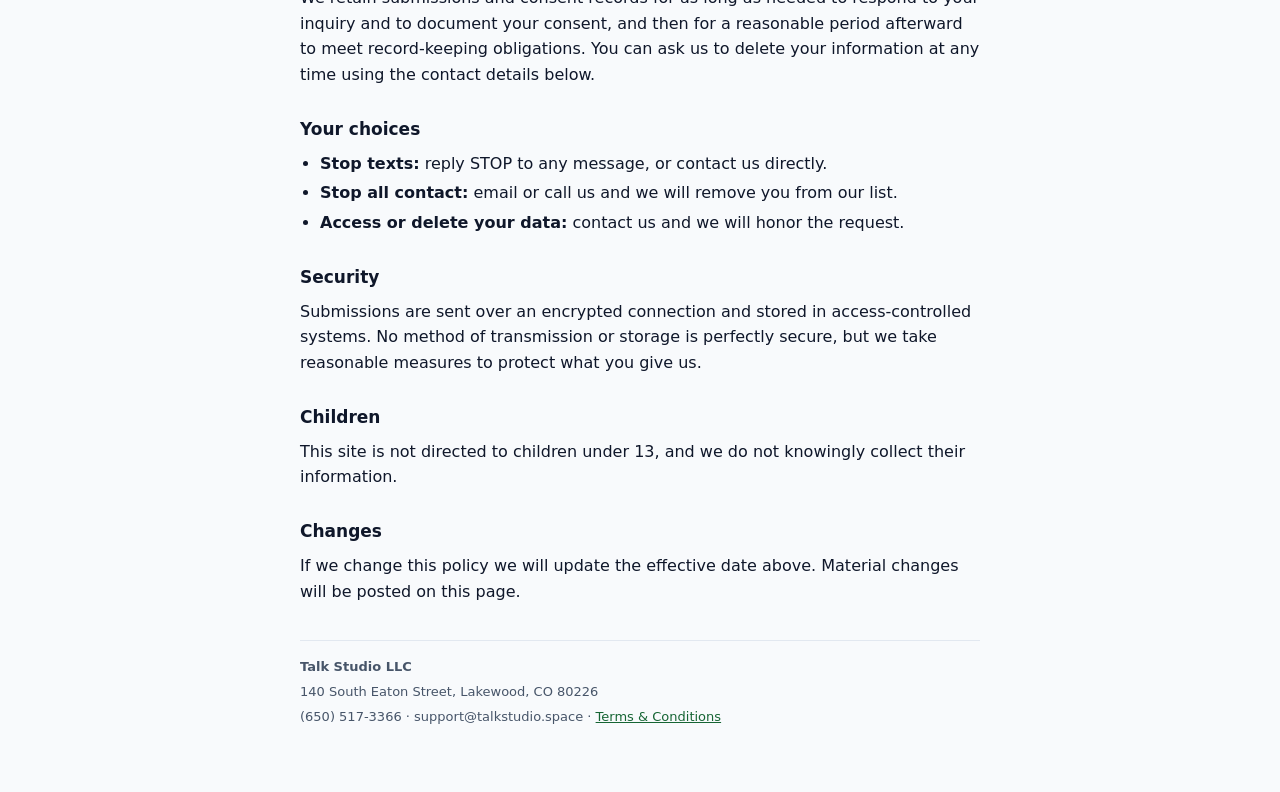
<file: privacy/index.html>
<!doctype html>
<html lang="en">
<head>
<!-- Google Analytics 4 (gtag.js) -->
<script async src="https://www.googletagmanager.com/gtag/js?id=G-HCDBNDE96X"></script>
<script>
  window.dataLayer = window.dataLayer || [];
  function gtag() { dataLayer.push(arguments); }
  gtag('js', new Date());
  gtag('config', 'G-HCDBNDE96X');
</script>
<meta charset="UTF-8" />
<meta name="viewport" content="width=device-width, initial-scale=1.0" />
<title>Privacy Policy — Talk Studio LLC</title>
<meta name="description" content="How Talk Studio LLC collects, uses, and protects the information you submit, including phone numbers and SMS opt-in data." />
<link rel="stylesheet" href="/assets/legal.css" />
</head>
<body>
<div class="wrap">
  <header><a class="brand" href="/sell-your-land/" data-business-name>Talk Studio LLC</a></header>

  <h1>Privacy Policy</h1>
  <p class="eff">Effective August 1, 2026</p>

  <p>
    This policy explains what information <span data-business-name>Talk Studio LLC</span> collects
    through this website, how we use it, and the choices you have. It applies to the land-offer
    request form at <a href="/sell-your-land/">smartinvestorcrm.com/sell-your-land</a>.
  </p>

  <!-- Names the product as well as the entity, for the same reason as /terms:
       someone arriving from a carrier registration sees only the legal entity
       otherwise, with nothing tying it to the SmartInvestorCRM branding. -->
  <p>
    <span data-business-name>Talk Studio LLC</span> also operates
    <strong>SmartInvestorCRM</strong>, the software product at
    <a href="https://app.smartinvestorcrm.com">app.smartinvestorcrm.com</a> — the same
    company under a product name.
  </p>

  <h2>Information we collect</h2>
  <p>We only collect what you type into our form, plus basic technical details sent by your browser:</p>
  <ul>
    <li><strong>Name</strong> and <strong>phone number</strong> — required to respond to your request.</li>
    <li><strong>Email address</strong> and <strong>property location</strong> — optional.</li>
    <li><strong>SMS consent</strong> — whether you checked the optional text-message box, the exact
        wording you agreed to, and the date and time you submitted it.</li>
    <li><strong>Technical data</strong> — your IP address and browser user agent, recorded with the
        submission so we have an auditable record of when and from where consent was given.</li>
  </ul>
  <p>
    We do not use tracking cookies, advertising pixels, or third-party analytics on this site, and we
    do not buy or append data about you from other sources.
  </p>

  <h2>How we use it</h2>
  <ul>
    <li>To contact you about your property and a potential cash offer.</li>
    <li>To send you text messages <em>only</em> if you checked the optional SMS consent box.</li>
    <li>To keep a record of your consent, as required by mobile carriers and applicable law.</li>
  </ul>
  <p>We do not use your information for any other purpose, and we do not send automated marketing blasts.</p>

  <h2>Text messages</h2>
  <div class="card">
    <p>
      Checking the SMS box is <strong>optional</strong>. It is not required to submit the form, to
      receive an offer, or as a condition of any purchase. If you leave it unchecked we will reach
      out by phone or email instead.
    </p>
    <ul>
      <li>Message frequency varies.</li>
      <li>Message and data rates may apply.</li>
      <li>Reply <strong>STOP</strong> at any time to unsubscribe. Reply <strong>HELP</strong> for help.</li>
    </ul>
    <p style="margin:0">
      Full messaging terms are on our <a href="/terms/">Terms &amp; Conditions</a> page.
    </p>
  </div>

  <h2>Who we share it with</h2>
  <p>
    <strong>We do not sell, rent, or share your phone number or SMS opt-in information with third
    parties or affiliates for their own marketing purposes.</strong> No mobile information is shared
    with third parties for marketing or promotional purposes of any kind.
  </p>
  <p>
    We share your information only with service providers that operate our site and messaging on our
    behalf — our web host, our messaging provider, and our database provider — and only to the extent
    they need it to deliver that service. We may also disclose information where required by law or to
    protect our legal rights.
  </p>

  <h2>How long we keep it</h2>
  <p>
    We retain submissions and consent records for as long as needed to respond to your inquiry and to
    document your consent, and then for a reasonable period afterward to meet record-keeping
    obligations. You can ask us to delete your information at any time using the contact details below.
  </p>

  <h2>Your choices</h2>
  <ul>
    <li><strong>Stop texts:</strong> reply STOP to any message, or contact us directly.</li>
    <li><strong>Stop all contact:</strong> email or call us and we will remove you from our list.</li>
    <li><strong>Access or delete your data:</strong> contact us and we will honor the request.</li>
  </ul>

  <h2>Security</h2>
  <p>
    Submissions are sent over an encrypted connection and stored in access-controlled systems. No
    method of transmission or storage is perfectly secure, but we take reasonable measures to protect
    what you give us.
  </p>

  <h2>Children</h2>
  <p>This site is not directed to children under 13, and we do not knowingly collect their information.</p>

  <h2>Changes</h2>
  <p>
    If we change this policy we will update the effective date above. Material changes will be posted
    on this page.
  </p>

  <footer>
    <p style="margin:0 0 4px"><strong data-business-name>Talk Studio LLC</strong></p>
    <p style="margin:0 0 4px">140 South Eaton Street, Lakewood, CO 80226</p>
    <p style="margin:0">
      <span data-business-phone>(650) 517-3366</span> ·
      <span data-business-email>support@talkstudio.space</span> ·
      <a href="/terms/">Terms &amp; Conditions</a>
    </p>
  </footer>
</div>

<script src="/assets/config.js"></script>
<script src="/assets/legal.js"></script>
</body>
</html>
</file>
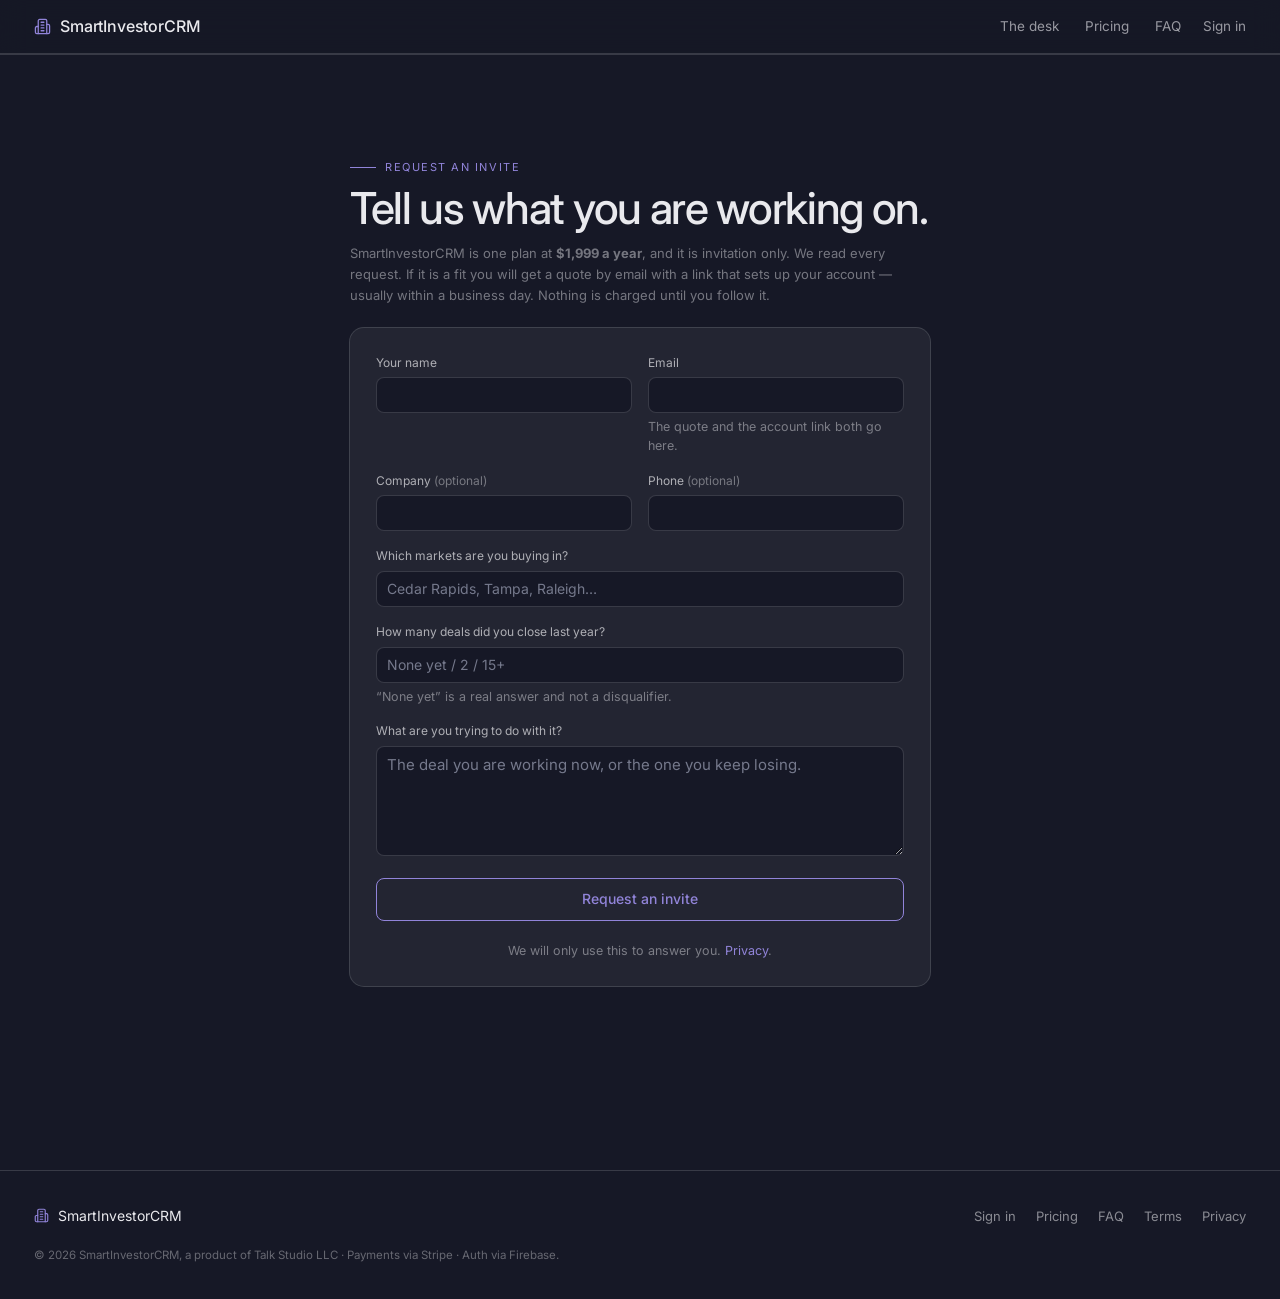
<file: request-invite/index.html>
<!doctype html>
<html lang="en">
<head>
  <!-- Google Analytics 4 (gtag.js) -->
  <script async src="https://www.googletagmanager.com/gtag/js?id=G-HCDBNDE96X"></script>
  <script>
    window.dataLayer = window.dataLayer || [];
    function gtag() { dataLayer.push(arguments); }
    gtag('js', new Date());
    gtag('config', 'G-HCDBNDE96X');
  </script>
<meta charset="UTF-8" />
<meta name="viewport" content="width=device-width, initial-scale=1.0" />
<title>Request an invite — SmartInvestorCRM</title>
<meta name="description" content="SmartInvestorCRM is invitation only. Tell us what you are working on and we will send you a quote for $1,999 a year with a link that sets up your account." />
<!-- Not indexed: the page is for people who followed the pricing card, and a
     search result for "SmartInvestorCRM signup" landing here would collect
     requests from people who never read the price. -->
<meta name="robots" content="noindex, follow" />
<link rel="preconnect" href="https://fonts.googleapis.com" />
<link rel="preconnect" href="https://fonts.gstatic.com" crossorigin />
<link rel="stylesheet" href="/assets/style.css" />
<style>
  /* Page-local only. Everything structural comes from the shared sheet so
     this form cannot drift from the rest of the site's typography. */
  .ri-wrap { max-width: 620px; margin: 0 auto; padding: 0 20px 80px; }
  .ri-form {
    display: flex; flex-direction: column; gap: 16px;
    background: var(--color-surface);
    border-radius: var(--radius-lg);
    padding: 26px;
    box-shadow: var(--shadow-sm);
  }
  .ri-row { display: grid; grid-template-columns: 1fr 1fr; gap: 16px; }
  @media (max-width: 560px) { .ri-row { grid-template-columns: 1fr; } }
  .ri-hint { font-size: 12.5px; color: var(--text-45); margin: 4px 0 0; }
  .ri-note { font-size: 13px; color: var(--text-45); line-height: 1.6; }
  textarea.input { min-height: 110px; resize: vertical; font: inherit; }
  /* The honeypot. Positioned off-screen rather than display:none, because the
     bots worth catching skip hidden inputs — see the marketing API's
     honeypot.ts, which also explains why the field is named wb_ref2 and not
     something a saved browser profile knows how to autofill. */
  .ri-trap { position: absolute; left: -9999px; width: 1px; height: 1px; overflow: hidden; }
  .ri-error {
    font-size: 13.5px; color: #fca5a5;
    background: rgba(248, 113, 113, 0.08);
    border-radius: var(--radius-md); padding: 10px 12px;
  }
  .ri-done { text-align: center; padding: 40px 0; }
  .ri-done h2 { font-size: 26px; margin: 0 0 10px; }
</style>
</head>
<body>

<svg width="0" height="0" style="position:absolute" aria-hidden="true">
  <defs>
    <g id="i-building"><path d="M6 22V4a2 2 0 0 1 2-2h8a2 2 0 0 1 2 2v18Z"/><path d="M6 12H4a2 2 0 0 0-2 2v6a2 2 0 0 0 2 2h2"/><path d="M18 9h2a2 2 0 0 1 2 2v9a2 2 0 0 1-2 2h-2"/><path d="M10 6h4M10 10h4M10 14h4M10 18h4"/></g>
    <g id="i-check"><path d="M20 6L9 17l-5-5"/></g>
  </defs>
</svg>

<nav class="site">
  <a class="brand" href="/">
    <svg width="17" height="17" viewBox="0 0 24 24" fill="none" stroke="var(--color-accent)" stroke-width="1.8" stroke-linecap="round" stroke-linejoin="round"><use href="#i-building"/></svg>
    SmartInvestorCRM
  </a>
  <div class="links">
    <a href="/#tools">The desk</a>
    <a href="/#pricing">Pricing</a>
    <a href="/#faq">FAQ</a>
  </div>
  <a class="signin" data-cta="nav_sign_in" href="https://app.smartinvestorcrm.com/sign-in">Sign in</a>
</nav>

<section class="section">
  <div class="ri-wrap">
    <div class="kicker">Request an invite</div>
    <h1 style="font-size:clamp(30px,4vw,44px);letter-spacing:-.03em;margin:8px 0 10px">
      Tell us what you are working on.
    </h1>
    <p class="ri-note" style="margin:0 0 22px">
      SmartInvestorCRM is one plan at <strong>$1,999 a year</strong>, and it is invitation only.
      We read every request. If it is a fit you will get a quote by email with a link that sets
      up your account &mdash; usually within a business day. Nothing is charged until you follow it.
    </p>

    <div id="done" class="ri-done" hidden>
      <svg width="40" height="40" viewBox="0 0 24 24" fill="none" stroke="var(--color-accent)" stroke-width="2" stroke-linecap="round" stroke-linejoin="round" aria-hidden="true"><use href="#i-check"/></svg>
      <h2>Request received</h2>
      <p class="ri-note">
        We will email <span id="done-email"></span> once somebody has read it. If it is a fit,
        that email carries the quote and the link that sets up your account.
      </p>
      <p style="margin-top:22px"><a class="btn btn-secondary" href="/">Back to the site</a></p>
    </div>

    <form id="form" class="ri-form" novalidate>
      <div class="ri-row">
        <div class="field">
          <label class="lbl" for="name">Your name</label>
          <input class="input" id="name" name="name" type="text" autocomplete="name" required />
        </div>
        <div class="field">
          <label class="lbl" for="email">Email</label>
          <input class="input" id="email" name="email" type="email" autocomplete="email" required />
          <p class="ri-hint">The quote and the account link both go here.</p>
        </div>
      </div>

      <div class="ri-row">
        <div class="field">
          <label class="lbl" for="company">Company <span style="font-weight:400;opacity:.6">(optional)</span></label>
          <input class="input" id="company" name="company" type="text" autocomplete="organization" />
        </div>
        <div class="field">
          <label class="lbl" for="phone">Phone <span style="font-weight:400;opacity:.6">(optional)</span></label>
          <input class="input" id="phone" name="phone" type="tel" autocomplete="tel" />
        </div>
      </div>

      <div class="field">
        <label class="lbl" for="markets">Which markets are you buying in?</label>
        <input class="input" id="markets" name="markets" type="text" placeholder="Cedar Rapids, Tampa, Raleigh&hellip;" />
      </div>

      <div class="field">
        <label class="lbl" for="dealVolume">How many deals did you close last year?</label>
        <input class="input" id="dealVolume" name="dealVolume" type="text" placeholder="None yet / 2 / 15+" />
        <p class="ri-hint">&ldquo;None yet&rdquo; is a real answer and not a disqualifier.</p>
      </div>

      <div class="field">
        <label class="lbl" for="message">What are you trying to do with it?</label>
        <textarea class="input" id="message" name="message" placeholder="The deal you are working now, or the one you keep losing."></textarea>
      </div>

      <!-- See .ri-trap above. -->
      <div class="ri-trap" aria-hidden="true">
        <label for="wb_ref2">Leave this field empty</label>
        <input id="wb_ref2" name="wb_ref2" type="text" tabindex="-1" autocomplete="nope" />
      </div>

      <div id="error" class="ri-error" hidden></div>

      <button class="btn btn-primary btn-block" id="submit" type="submit" style="padding:12px">
        Request an invite
      </button>

      <p class="ri-hint" style="text-align:center">
        We will only use this to answer you. <a href="/privacy">Privacy</a>.
      </p>
    </form>
  </div>
</section>

<footer class="site">
  <div class="inner">
    <div class="brand">
      <svg width="15" height="15" viewBox="0 0 24 24" fill="none" stroke="var(--color-accent)" stroke-width="1.8" stroke-linecap="round" stroke-linejoin="round"><use href="#i-building"/></svg>
      SmartInvestorCRM
    </div>
    <div class="links">
      <a href="https://app.smartinvestorcrm.com/sign-in">Sign in</a>
      <a href="/#pricing">Pricing</a>
      <a href="/#faq">FAQ</a>
      <a href="/terms">Terms</a>
      <a href="/privacy">Privacy</a>
    </div>
    <p class="legal">
      &copy; <span id="year">2026</span> SmartInvestorCRM, a product of <span data-business-name>Talk Studio LLC</span>
      &middot; Payments via Stripe &middot; Auth via Firebase.
    </p>
  </div>
</footer>

<script src="/assets/config.js"></script>
<script src="/assets/request-invite.js"></script>
</body>
</html>
</file>
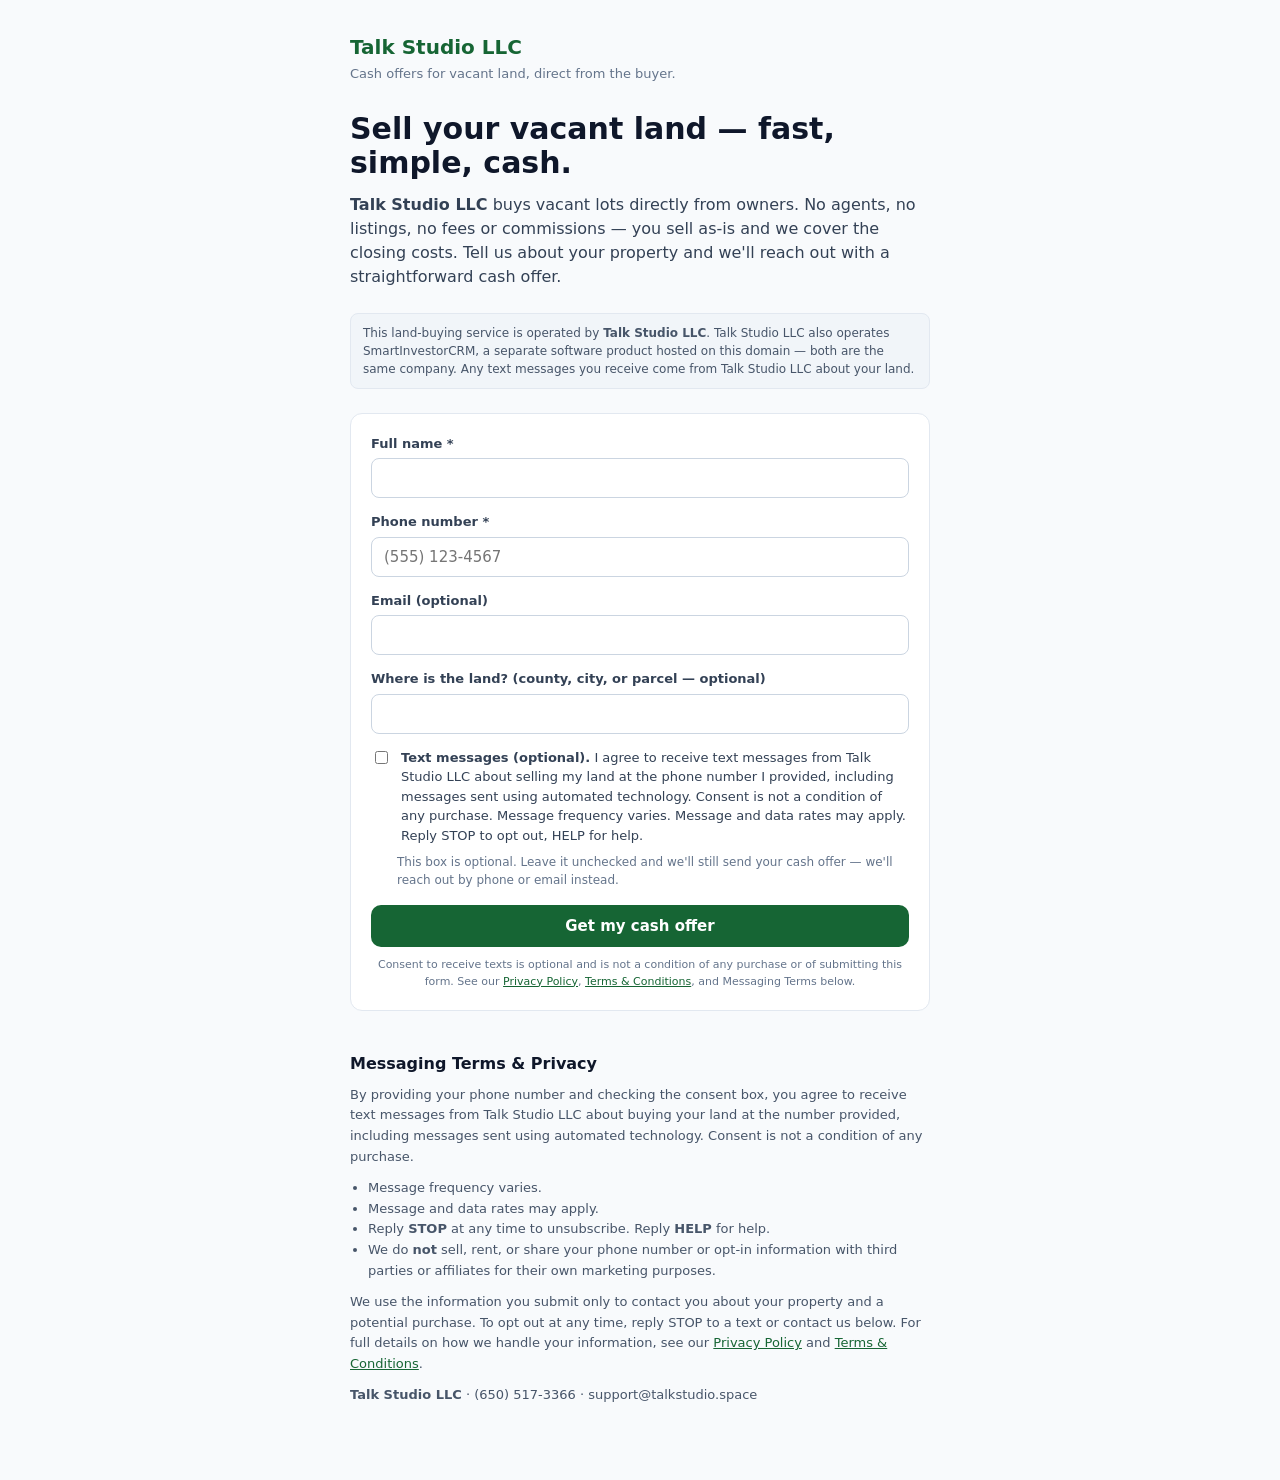
<file: sell-your-land/index.html>
<!doctype html>
<html lang="en">
<head>
  <!-- Google Analytics 4 (gtag.js) -->
  <script async src="https://www.googletagmanager.com/gtag/js?id=G-HCDBNDE96X"></script>
  <script>
    window.dataLayer = window.dataLayer || [];
    function gtag() { dataLayer.push(arguments); }
    gtag('js', new Date());
    gtag('config', 'G-HCDBNDE96X');
  </script>
<meta charset="UTF-8" />
<meta name="viewport" content="width=device-width, initial-scale=1.0" />
<title>Sell Your Land — Cash Offer</title>
<meta name="description" content="We buy vacant lots directly from owners. No agents, no listings, no fees. Tell us about your property and we'll reach out with a straightforward cash offer." />
<style>
  /* This page is deliberately standalone — it does not share the dark app
     theme. It is the Twilio/carrier "proof of consent" page and must stay
     readable, plain, and obviously a consent form. */
  * { box-sizing: border-box; }
  body {
    margin: 0; background: #f8fafc; color: #0f172a;
    font-family: ui-sans-serif, system-ui, -apple-system, "Segoe UI", Roboto, sans-serif;
    line-height: 1.5;
  }
  .wrap { max-width: 620px; margin: 0 auto; padding: 32px 20px 64px; }
  header { margin-bottom: 28px; }
  .brand { font-weight: 800; font-size: 20px; color: #166534; }
  .tagline { font-size: 13px; color: #64748b; margin-top: 2px; }
  .operator {
    font-size: 12px; color: #475569; background: #f1f5f9;
    border: 1px solid #e2e8f0; border-radius: 8px; padding: 10px 12px; margin: 0 0 24px;
  }
  h1 { font-size: 30px; font-weight: 800; line-height: 1.15; margin: 0 0 12px; }
  .lede { font-size: 16px; color: #334155; margin: 0 0 24px; }
  form { background: #fff; border: 1px solid #e2e8f0; border-radius: 12px; padding: 20px; }
  .field { margin-bottom: 14px; }
  label.lbl { display: block; font-size: 13px; font-weight: 600; color: #334155; margin-bottom: 5px; }
  input[type=text], input[type=tel], input[type=email] {
    width: 100%; border: 1px solid #cbd5e1; border-radius: 8px;
    padding: 10px 12px; font-size: 15px; font-family: inherit;
  }
  .consent {
    display: flex; gap: 10px; align-items: flex-start;
    margin: 4px 0 16px; font-size: 13px; color: #334155;
  }
  .consent input { margin-top: 3px; }
  .optnote { font-size: 12px; color: #64748b; margin: -8px 0 16px 26px; }
  .hp { position: absolute; left: -9999px; top: -9999px; }
  button {
    width: 100%; background: #166534; color: #fff; font-weight: 700; font-size: 15px;
    border: none; border-radius: 10px; padding: 12px; cursor: pointer; font-family: inherit;
  }
  button[disabled] { opacity: .6; cursor: default; }
  .fineprint { font-size: 11px; color: #64748b; margin: 10px 0 0; text-align: center; }
  .error {
    background: #fee2e2; border: 1px solid #fca5a5; color: #991b1b;
    border-radius: 8px; padding: 8px 12px; font-size: 13px; margin-bottom: 12px;
  }
  .success { background: #dcfce7; border: 1px solid #86efac; border-radius: 12px; padding: 20px; }
  .success h2 { margin: 0 0 6px; font-size: 18px; font-weight: 700; color: #166534; }
  .success p { margin: 0; color: #166534; }
  #privacy { margin-top: 40px; font-size: 13px; color: #475569; line-height: 1.6; }
  #privacy h2 { font-size: 16px; font-weight: 700; color: #0f172a; margin: 0 0 8px; }
  #privacy ul { margin: 0 0 10px; padding-left: 18px; }
  #privacy p { margin: 0 0 10px; }
  .fineprint a, #privacy a { color: #166534; }
  [hidden] { display: none !important; }
</style>
</head>
<body>
<div class="wrap">
  <header>
    <div class="brand" data-business-name>Talk Studio LLC</div>
    <div class="tagline">Cash offers for vacant land, direct from the buyer.</div>
  </header>

  <h1>Sell your vacant land — fast, simple, cash.</h1>
  <p class="lede">
    <strong data-business-name>Talk Studio LLC</strong> buys vacant lots directly from owners. No agents,
    no listings, no fees or commissions — you sell as-is and we cover the closing costs. Tell us about your
    property and we'll reach out with a straightforward cash offer.
  </p>

  <p class="operator">
    This land-buying service is operated by <strong data-business-name>Talk Studio LLC</strong>.
    Talk Studio LLC also operates SmartInvestorCRM, a separate software product hosted on this domain —
    both are the same company. Any text messages you receive come from Talk Studio LLC about your land.
  </p>

  <div class="success" id="done" hidden>
    <h2>Thank you!</h2>
    <p>We've got your information and will be in touch shortly.</p>
    <p id="done-sms" hidden>
      You can reply <strong>STOP</strong> to any text to opt out at any time, or
      <strong>HELP</strong> for help.
    </p>
  </div>

  <form id="form">
    <div class="field">
      <label class="lbl" for="name">Full name *</label>
      <input type="text" id="name" name="name" autocomplete="name" />
    </div>
    <div class="field">
      <label class="lbl" for="phone">Phone number *</label>
      <input type="tel" id="phone" name="phone" autocomplete="tel" placeholder="(555) 123-4567" />
    </div>
    <div class="field">
      <label class="lbl" for="email">Email (optional)</label>
      <input type="email" id="email" name="email" autocomplete="email" />
    </div>
    <div class="field">
      <label class="lbl" for="propertyLocation">Where is the land? (county, city, or parcel — optional)</label>
      <input type="text" id="propertyLocation" name="propertyLocation" />
    </div>

    <!-- Honeypot — hidden from humans, bots tend to fill it. -->
    <div class="hp" aria-hidden="true">
      <label>Company<input type="text" id="company" tabindex="-1" autocomplete="off" /></label>
    </div>

    <!-- Optional by design. Carriers reject an opt-in workflow where SMS
         consent is required to use the form (Twilio error 30505). -->
    <label class="consent">
      <input type="checkbox" id="consent" />
      <span><strong>Text messages (optional).</strong> <span id="consent-text"></span></span>
    </label>
    <p class="optnote">
      This box is optional. Leave it unchecked and we'll still send your cash offer — we'll
      reach out by phone or email instead.
    </p>

    <div class="error" id="error" hidden></div>

    <button type="submit" id="submit">Get my cash offer</button>
    <p class="fineprint">
      Consent to receive texts is optional and is not a condition of any purchase or of submitting
      this form. See our <a href="/privacy">Privacy Policy</a>, <a href="/terms">Terms &amp; Conditions</a>,
      and Messaging Terms below.
    </p>
  </form>

  <!-- Messaging Terms & Privacy — this same URL doubles as the privacy /
       terms link for toll-free registration. -->
  <section id="privacy">
    <h2>Messaging Terms &amp; Privacy</h2>
    <p>
      By providing your phone number and checking the consent box, you agree to receive text messages
      from <span data-business-name>Talk Studio LLC</span> about buying your land at the number provided,
      including messages sent using automated technology. Consent is not a condition of any purchase.
    </p>
    <ul>
      <li>Message frequency varies.</li>
      <li>Message and data rates may apply.</li>
      <li>Reply <strong>STOP</strong> at any time to unsubscribe. Reply <strong>HELP</strong> for help.</li>
      <li>We do <strong>not</strong> sell, rent, or share your phone number or opt-in information with third
          parties or affiliates for their own marketing purposes.</li>
    </ul>
    <p>
      We use the information you submit only to contact you about your property and a potential purchase.
      To opt out at any time, reply STOP to a text or contact us below. For full details on how we handle
      your information, see our <a href="/privacy">Privacy Policy</a> and <a href="/terms">Terms &amp; Conditions</a>.
    </p>
    <p>
      <strong data-business-name>Talk Studio LLC</strong> ·
      <span data-business-phone>(650) 517-3366</span> ·
      <span data-business-email>support@talkstudio.space</span>
    </p>
  </section>
</div>

<script src="/assets/analytics.js"></script>
<script src="/assets/config.js"></script>
<script src="/assets/opt-in.js"></script>
</body>
</html>
</file>
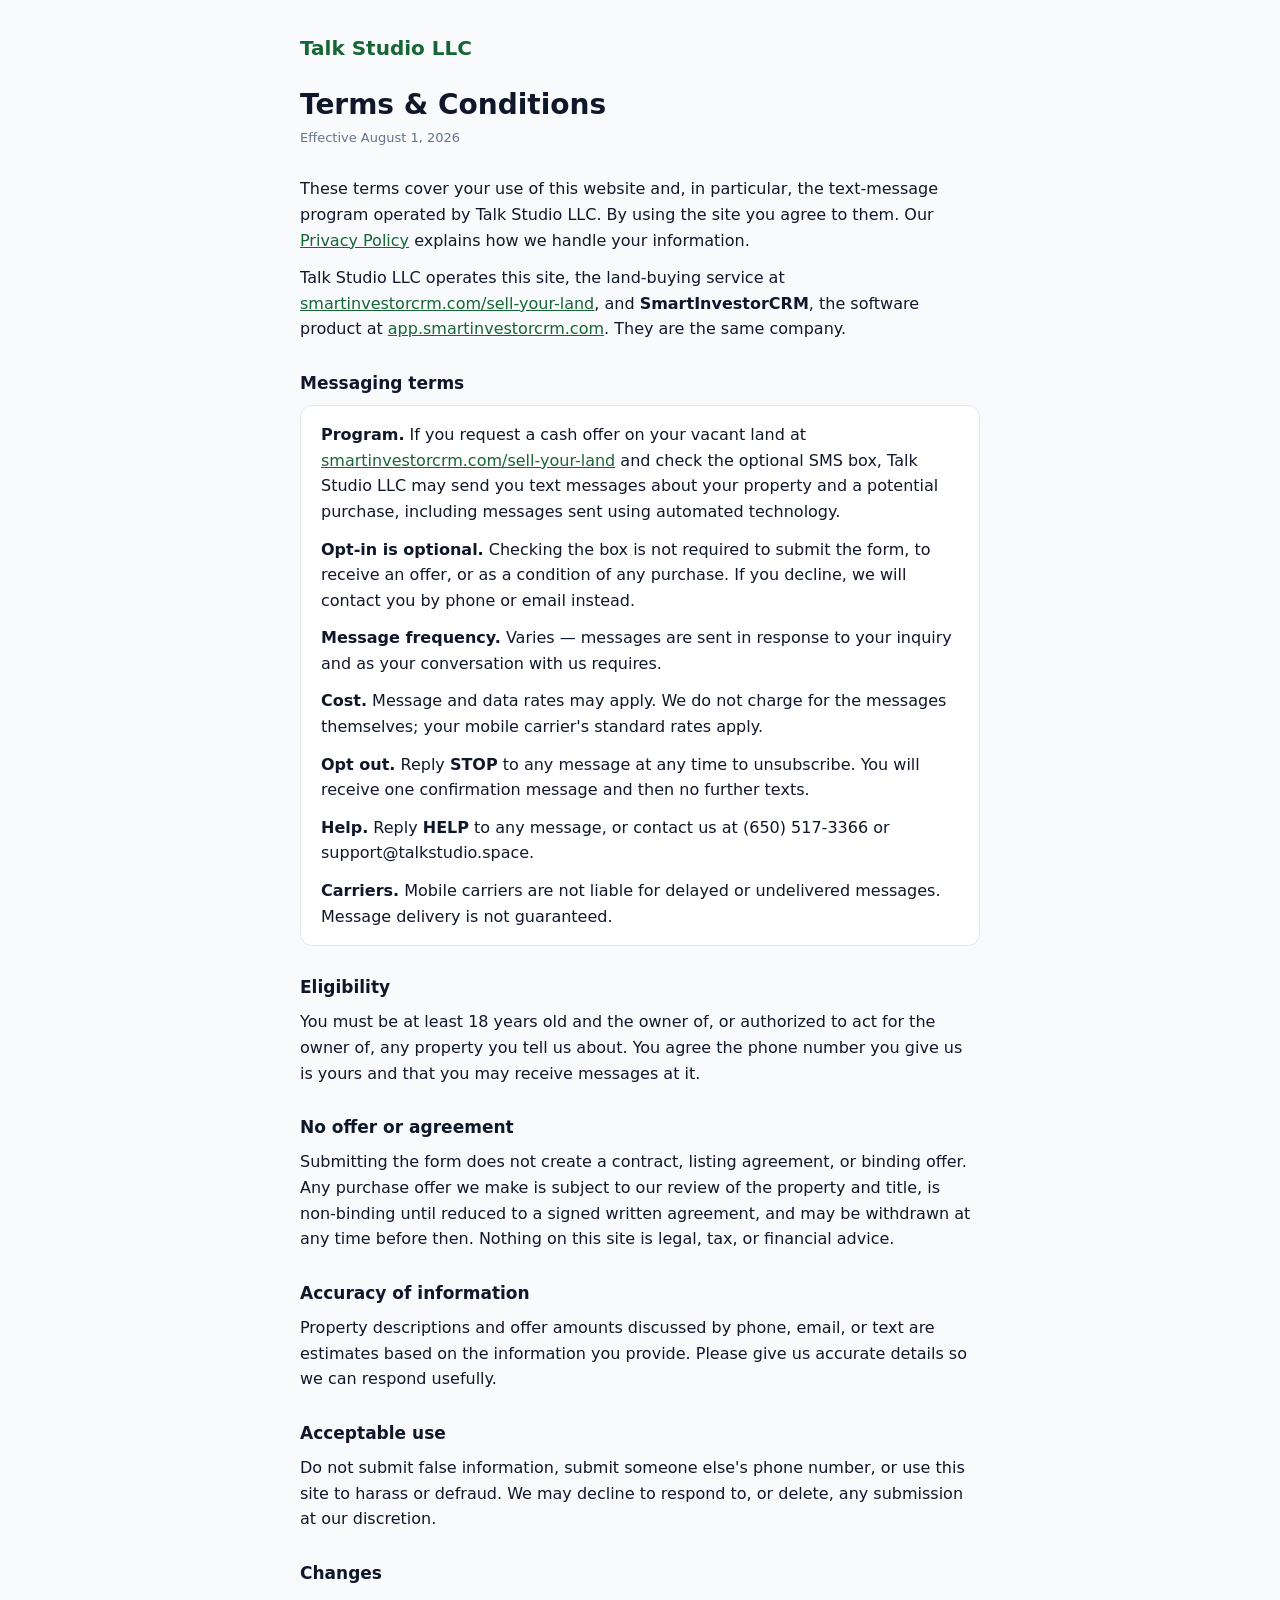
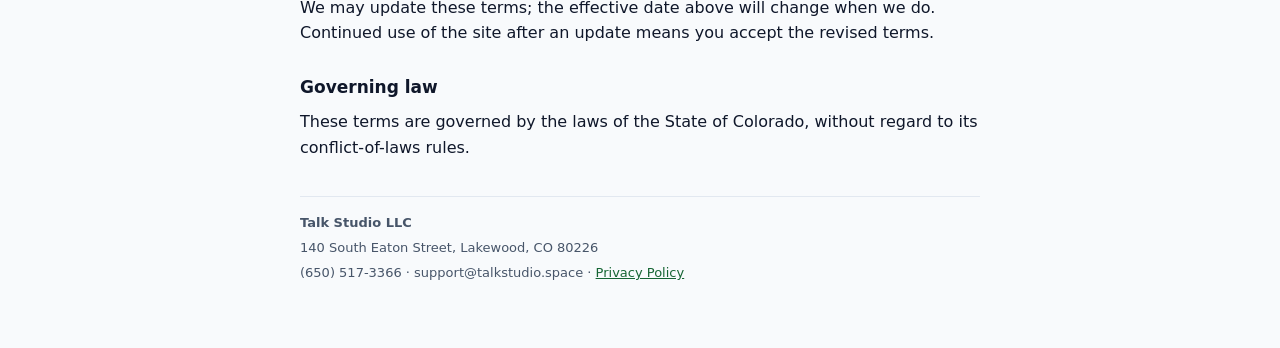
<file: terms/index.html>
<!doctype html>
<html lang="en">
<head>
<!-- Google Analytics 4 (gtag.js) -->
<script async src="https://www.googletagmanager.com/gtag/js?id=G-HCDBNDE96X"></script>
<script>
  window.dataLayer = window.dataLayer || [];
  function gtag() { dataLayer.push(arguments); }
  gtag('js', new Date());
  gtag('config', 'G-HCDBNDE96X');
</script>
<meta charset="UTF-8" />
<meta name="viewport" content="width=device-width, initial-scale=1.0" />
<title>Terms &amp; Conditions — Talk Studio LLC</title>
<meta name="description" content="Terms of use and SMS messaging terms for Talk Studio LLC, including opt-in, opt-out, message frequency, and rates." />
<link rel="stylesheet" href="/assets/legal.css" />
</head>
<body>
<div class="wrap">
  <header><a class="brand" href="/sell-your-land/" data-business-name>Talk Studio LLC</a></header>

  <h1>Terms &amp; Conditions</h1>
  <p class="eff">Effective August 1, 2026</p>

  <p>
    These terms cover your use of this website and, in particular, the text-message program operated by
    <span data-business-name>Talk Studio LLC</span>. By using the site you agree to them. Our
    <a href="/privacy/">Privacy Policy</a> explains how we handle your information.
  </p>

  <!-- Names the product as well as the entity. Someone arriving here from a
       carrier registration, or from the app, otherwise sees only the legal
       entity and has no way to connect it to the SmartInvestorCRM branding
       they came from. -->
  <p>
    <span data-business-name>Talk Studio LLC</span> operates this site, the land-buying
    service at <a href="/sell-your-land/">smartinvestorcrm.com/sell-your-land</a>, and
    <strong>SmartInvestorCRM</strong>, the software product at
    <a href="https://app.smartinvestorcrm.com">app.smartinvestorcrm.com</a>. They are the
    same company.
  </p>

  <h2>Messaging terms</h2>

  <div class="card">
    <p><strong>Program.</strong>
      If you request a cash offer on your vacant land at
      <a href="/sell-your-land/">smartinvestorcrm.com/sell-your-land</a> and check the optional SMS
      box, <span data-business-name>Talk Studio LLC</span> may send you text messages about your
      property and a potential purchase, including messages sent using automated technology.
    </p>
    <p><strong>Opt-in is optional.</strong>
      Checking the box is not required to submit the form, to receive an offer, or as a condition of
      any purchase. If you decline, we will contact you by phone or email instead.
    </p>
    <p><strong>Message frequency.</strong> Varies — messages are sent in response to your inquiry and as your conversation with us requires.</p>
    <p><strong>Cost.</strong> Message and data rates may apply. We do not charge for the messages themselves; your mobile carrier's standard rates apply.</p>
    <p><strong>Opt out.</strong> Reply <strong>STOP</strong> to any message at any time to unsubscribe. You will receive one confirmation message and then no further texts.</p>
    <p><strong>Help.</strong> Reply <strong>HELP</strong> to any message, or contact us at
      <span data-business-phone>(650) 517-3366</span> or
      <span data-business-email>support@talkstudio.space</span>.
    </p>
    <p style="margin:0"><strong>Carriers.</strong> Mobile carriers are not liable for delayed or undelivered messages. Message delivery is not guaranteed.</p>
  </div>

  <h2>Eligibility</h2>
  <p>
    You must be at least 18 years old and the owner of, or authorized to act for the owner of, any
    property you tell us about. You agree the phone number you give us is yours and that you may
    receive messages at it.
  </p>

  <h2>No offer or agreement</h2>
  <p>
    Submitting the form does not create a contract, listing agreement, or binding offer. Any purchase
    offer we make is subject to our review of the property and title, is non-binding until reduced to a
    signed written agreement, and may be withdrawn at any time before then. Nothing on this site is
    legal, tax, or financial advice.
  </p>

  <h2>Accuracy of information</h2>
  <p>
    Property descriptions and offer amounts discussed by phone, email, or text are estimates based on
    the information you provide. Please give us accurate details so we can respond usefully.
  </p>

  <h2>Acceptable use</h2>
  <p>
    Do not submit false information, submit someone else's phone number, or use this site to harass or
    defraud. We may decline to respond to, or delete, any submission at our discretion.
  </p>

  <h2>Changes</h2>
  <p>
    We may update these terms; the effective date above will change when we do. Continued use of the
    site after an update means you accept the revised terms.
  </p>

  <h2>Governing law</h2>
  <p>These terms are governed by the laws of the State of Colorado, without regard to its conflict-of-laws rules.</p>

  <footer>
    <p style="margin:0 0 4px"><strong data-business-name>Talk Studio LLC</strong></p>
    <p style="margin:0 0 4px">140 South Eaton Street, Lakewood, CO 80226</p>
    <p style="margin:0">
      <span data-business-phone>(650) 517-3366</span> ·
      <span data-business-email>support@talkstudio.space</span> ·
      <a href="/privacy/">Privacy Policy</a>
    </p>
  </footer>
</div>

<script src="/assets/config.js"></script>
<script src="/assets/legal.js"></script>
</body>
</html>
</file>
<file: assets/style.css>
/* SmartInvestorCRM public site — hand-written, no build step.
   Nocturne design system: blue-grey ground, blurple accent, Inter, 8px radii,
   outlined primaries. Token values mirror apps/crm/src/index.css in the app
   repo so the two read as one product — keep the two :root blocks in step. */

@import url('https://fonts.googleapis.com/css2?family=Inter:wght@400;500;600;700&display=swap');

:root {
  --color-bg: #161826;
  --color-surface: #232532;
  --color-text: #e9e9ed;
  --color-accent: #9184d9;
  --color-divider: color-mix(in srgb, #e9e9ed 16%, transparent);

  /* The one full-bleed saturated band. Deck-scale fill, not an interface
     color — nothing else on the page may flood with it. */
  --color-section: #262a60;
  --color-section-glow: #353b80;

  --color-neutral-100: #f3f5fe;
  --color-neutral-200: #e4e7f5;
  --color-neutral-300: #cfd3e5;
  --color-neutral-400: #b2b6ca;
  --color-neutral-500: #9397ab;
  --color-neutral-600: #75798c;
  --color-neutral-700: #595d6c;
  --color-neutral-800: #3f424d;
  --color-neutral-900: #292b31;

  --color-accent-100: #f5f4ff;
  --color-accent-200: #e7e5fe;
  --color-accent-300: #d2cefd;
  --color-accent-400: #b5abfc;
  --color-accent-500: #968ae0;
  --color-accent-600: #796cbf;
  --color-accent-700: #5d5294;
  --color-accent-800: #423a6a;
  --color-accent-900: #2b2741;

  --font-heading: 'Inter', system-ui, sans-serif;
  --font-body: 'Inter', system-ui, sans-serif;

  --radius-sm: 4px;
  --radius-md: 8px;
  --radius-lg: 14px;

  --shadow-sm: 0 0 0 1px #3f424d;
  --shadow-md: 0 0 0 1px #595d6c, 0 6px 18px rgba(0, 0, 0, 0.55);
  --shadow-lg: 0 0 0 1px #9397ab, 0 16px 40px rgba(0, 0, 0, 0.65);

  /* Text tints used often enough to be worth naming. */
  --text-72: color-mix(in srgb, var(--color-text) 72%, transparent);
  --text-62: color-mix(in srgb, var(--color-text) 62%, transparent);
  --text-50: color-mix(in srgb, var(--color-text) 50%, transparent);
  --text-45: color-mix(in srgb, var(--color-text) 45%, transparent);

  /* Legacy aliases — 404.html paints itself with these. */
  --blue: var(--color-accent);
  --text: var(--color-text);
  --muted: var(--color-neutral-400);
  --dim: var(--color-neutral-600);
  --border: var(--color-neutral-800);
}

*,
*::before,
*::after {
  box-sizing: border-box;
}

html {
  /* Anchor links glide. Note this also animates programmatic scrollTo. */
  scroll-behavior: smooth;
}

body {
  margin: 0;
  background: var(--color-bg);
  color: var(--color-text);
  font-family: var(--font-body);
  font-size: 15px;
  line-height: 1.55;
  font-weight: 400;
  overflow-x: hidden;
  -webkit-font-smoothing: antialiased;
}

h1,
h2,
h3,
h4,
h5,
h6 {
  font-family: var(--font-heading);
  /* Headings never exceed weight 500 — hierarchy is size and space. */
  font-weight: 500;
  line-height: 1.12;
  letter-spacing: -0.015em;
  margin: 0;
}

p {
  margin: 0;
}
ul {
  margin: 0;
  padding: 0;
  list-style: none;
}
a {
  color: var(--color-accent);
  text-decoration: none;
}
a:hover {
  color: var(--color-accent-300);
}
img {
  display: block;
  max-width: 100%;
}
/* `hidden` has to beat the layout classes on .btn and .foot, which set an
   explicit display and would otherwise keep them on screen. */
[hidden] {
  display: none !important;
}

:focus {
  outline: none;
}
:focus-visible {
  outline: 2px solid var(--color-accent);
  outline-offset: 2px;
}
::selection {
  background: color-mix(in srgb, var(--color-accent) 30%, transparent);
}

/* Freestanding rules fade to transparent over 48px at each end — a Nocturne
   signature. Box outlines and in-control separators stay solid. */
.hr {
  height: 1px;
  border: 0;
  background: linear-gradient(
    to right,
    transparent,
    var(--color-divider) 48px,
    var(--color-divider) calc(100% - 48px),
    transparent
  );
}

.wrap {
  max-width: 1320px;
  margin: 0 auto;
}

/* ── Buttons ──────────────────────────────────────────────────────────────
   Primaries are OUTLINED, never filled. */
.btn {
  display: inline-flex;
  align-items: center;
  justify-content: center;
  gap: 6px;
  cursor: pointer;
  text-decoration: none;
  font-family: var(--font-heading);
  font-weight: 500;
  font-size: 14px;
  line-height: 1.2;
  color: var(--color-text);
  background: transparent;
  border: 1px solid transparent;
  padding: 6px 10px;
  border-radius: var(--radius-md);
  transition: background 0.15s, border-color 0.15s, color 0.15s;
}
.btn svg {
  display: block;
  flex: none;
}
.btn:disabled {
  opacity: 0.45;
  cursor: not-allowed;
}
.btn-primary {
  color: var(--color-accent);
  border-color: var(--color-accent);
}
.btn-primary:hover {
  background: color-mix(in srgb, var(--color-accent) 12%, transparent);
  color: var(--color-accent);
}
.btn-primary:active {
  background: color-mix(in srgb, var(--color-accent) 22%, transparent);
}
.btn-secondary {
  border-color: var(--color-divider);
}
.btn-secondary:hover {
  background: color-mix(in srgb, var(--color-text) 7%, transparent);
  color: var(--color-text);
}
.btn-secondary:active {
  background: color-mix(in srgb, var(--color-text) 14%, transparent);
}
.btn-ghost {
  color: var(--color-accent);
  padding-inline: 4px;
}
.btn-ghost:hover {
  background: color-mix(in srgb, var(--color-accent) 10%, transparent);
}
.btn-lg {
  font-size: 15px;
  padding: 11px 22px;
}
.btn-block {
  width: 100%;
}

/* ── Forms ────────────────────────────────────────────────────────────── */
.field > label {
  display: block;
  font-size: 12px;
  margin-bottom: 5px;
  color: color-mix(in srgb, var(--color-text) 70%, transparent);
}
.input {
  width: 100%;
  min-height: 36px;
  padding: 6px 10px;
  font: inherit;
  font-size: 14px;
  color: var(--color-text);
  caret-color: var(--color-accent);
  background: var(--color-bg);
  border: 1px solid var(--color-divider);
  border-radius: var(--radius-md);
}
.input::placeholder {
  color: var(--color-neutral-600);
}
.input:hover {
  border-color: color-mix(in srgb, var(--color-text) 45%, transparent);
}
.input:focus-visible {
  border-color: var(--color-accent);
  outline-offset: 0;
}

/* ── Cards & tags ─────────────────────────────────────────────────────── */
.card {
  display: flex;
  flex-direction: column;
  gap: 6px;
  padding: 18px;
  border-radius: var(--radius-md);
  background: var(--color-surface);
}
.card-kicker {
  font-size: 10px;
  letter-spacing: 0.1em;
  text-transform: uppercase;
  color: var(--color-accent);
}
.card-title {
  font-family: var(--font-heading);
  font-weight: 500;
  font-size: 17px;
  line-height: 1.2;
}
.card-body {
  font-size: 13px;
  opacity: 0.8;
  flex: 1;
}
.elev-sm {
  box-shadow: var(--shadow-sm);
}

.tag {
  display: inline-flex;
  align-items: center;
  font-size: 11px;
  letter-spacing: 0.02em;
  padding: 3px 10px;
  border-radius: 6px;
}
.tag-accent {
  background: var(--color-accent-800);
  color: var(--color-accent-100);
}
.tag-neutral {
  background: var(--color-neutral-800);
  color: var(--color-neutral-100);
}
.tag-outline {
  border: 1px solid var(--color-accent);
  color: var(--color-accent);
}

/* The kicker that opens every section: a 26px accent bar, then the label. */
.kicker {
  display: flex;
  align-items: center;
  gap: 9px;
  font-size: 11px;
  letter-spacing: 0.14em;
  text-transform: uppercase;
  color: var(--color-accent);
}
.kicker::before {
  content: '';
  width: 26px;
  height: 1px;
  background: var(--color-accent);
}

/* ══ Nav ═════════════════════════════════════════════════════════════════ */
nav.site {
  position: sticky;
  top: 0;
  z-index: 60;
  display: flex;
  align-items: center;
  gap: 22px;
  padding: 14px 34px;
  background: color-mix(in srgb, var(--color-bg) 88%, transparent);
  backdrop-filter: blur(14px);
  border-bottom: 1px solid var(--color-divider);
}
nav.site .brand {
  display: flex;
  align-items: center;
  gap: 9px;
  margin-right: auto;
  color: var(--color-text);
  font-family: var(--font-heading);
  font-weight: 500;
  font-size: 16px;
  letter-spacing: -0.01em;
}
nav.site .links {
  display: none;
  gap: 26px;
  align-items: center;
}
nav.site .links a,
nav.site .signin {
  font-size: 13.5px;
  color: var(--text-62);
}
nav.site .links a:hover,
nav.site .signin:hover {
  color: var(--color-accent);
}

/* ══ Hero ════════════════════════════════════════════════════════════════
   Left-aligned and asymmetric: content hugs the left edge, whitespace sits
   on the right. No centred hero column. */
.hero {
  position: relative;
  padding: 110px 34px 96px;
  max-width: 1320px;
  margin: 0 auto;
}
.hero .glow {
  position: absolute;
  top: -140px;
  left: -120px;
  width: 620px;
  height: 620px;
  border-radius: 50%;
  background: radial-gradient(circle, rgba(145, 132, 217, 0.16), transparent 68%);
  pointer-events: none;
}
.hero .col {
  position: relative;
  display: grid;
  gap: 26px;
  max-width: 1000px;
}
.hero h1 {
  font-size: clamp(44px, 6.6vw, 82px);
  line-height: 1.02;
  letter-spacing: -0.03em;
  max-width: 16ch;
  text-wrap: balance;
}
.hero .lede {
  font-size: 20px;
  line-height: 1.5;
  max-width: 58ch;
  color: var(--text-72);
}
.hero .ctas {
  display: flex;
  flex-wrap: wrap;
  gap: 12px;
  align-items: center;
  margin-top: 6px;
}
.hero .fineprint {
  font-size: 12.5px;
  color: var(--text-45);
}
.markets {
  position: relative;
  display: flex;
  flex-wrap: wrap;
  align-items: center;
  gap: 8px;
  margin-top: 52px;
}
.markets .label {
  font-size: 11px;
  letter-spacing: 0.1em;
  text-transform: uppercase;
  color: color-mix(in srgb, var(--color-text) 42%, transparent);
  margin-right: 6px;
}

/* ══ The scroll story ════════════════════════════════════════════════════
   280vh of section = 1.8 viewports of scroll across four acts. All the
   motion is written straight to element.style by assets/story.js; the CSS
   only sets the stage. */
.story {
  position: relative;
  height: 280vh;
  border-top: 1px solid var(--color-divider);
}
.story .pin {
  position: sticky;
  top: 0;
  height: 100vh;
  display: grid;
  align-content: center;
  padding: 0 34px;
  overflow: hidden;
}
.story .pin::before {
  content: '';
  position: absolute;
  inset: 0;
  pointer-events: none;
  background: radial-gradient(70% 60% at 62% 45%, rgba(145, 132, 217, 0.1), transparent 70%);
}
.story .inner {
  position: relative;
  max-width: 1320px;
  margin: 0 auto;
  width: 100%;
  display: grid;
  grid-template-columns: minmax(0, 1fr);
  gap: 44px;
  align-items: center;
}
.rail {
  display: none;
  flex-direction: column;
  gap: 2px;
}
.rail .item {
  display: grid;
  grid-template-columns: 20px 1fr;
  gap: 12px;
  align-items: baseline;
  padding: 12px 0;
  opacity: 0.3;
  transition: opacity 0.35s;
}
.rail .n {
  font-size: 10.5px;
  letter-spacing: 0.1em;
  color: var(--color-accent);
}
.rail .t {
  font-size: 13.5px;
  line-height: 1.25;
}
.rail .t span {
  opacity: 0.55;
}
.rail .rule {
  height: 1px;
  margin: 16px 0 12px;
  background: linear-gradient(to right, var(--color-divider), transparent);
}
.rail .foot {
  font-size: 11.5px;
  line-height: 1.45;
  color: color-mix(in srgb, var(--color-text) 40%, transparent);
}

/* Stage height has to scale with the viewport or the acts float in tall
   windows. */
.stage {
  position: relative;
  height: clamp(460px, 72vh, 820px);
}
.act {
  position: absolute;
  inset: 0;
  display: grid;
  grid-template-rows: auto 1fr;
  gap: 20px;
  opacity: 0;
}
.act[data-act='0'] {
  opacity: 1;
}
.act h2 {
  font-size: clamp(26px, 3.2vw, 40px);
  letter-spacing: -0.02em;
  margin-bottom: 8px;
}
.act .sub {
  font-size: 15px;
  max-width: 62ch;
  color: var(--text-62);
}

.progress-track {
  position: absolute;
  left: 0;
  right: 0;
  bottom: 0;
  height: 2px;
  background: var(--color-neutral-900);
}
.progress-track .fill {
  height: 100%;
  width: 0%;
  background: var(--color-accent);
}

/* Act 1 — the feeds converging on the scoring engine */
.act-feeds {
  display: grid;
  grid-template-columns: minmax(0, 1fr);
  align-items: center;
  gap: 20px;
}
.sources {
  display: flex;
  flex-direction: column;
  gap: 10px;
}
.source {
  display: flex;
  align-items: center;
  gap: 10px;
  padding: 10px 13px;
  border-radius: var(--radius-md);
  background: var(--color-surface);
  box-shadow: var(--shadow-sm);
  font-size: 12.5px;
}
.wires {
  display: none;
  width: 100%;
  height: 230px;
}
@keyframes flow {
  to {
    stroke-dashoffset: -220;
  }
}
.wires .moving {
  animation: flow 3.2s linear infinite;
}
.core-wrap {
  display: flex;
  justify-content: flex-start;
}
.core {
  width: 132px;
  height: 132px;
  border-radius: 20px;
  display: grid;
  place-items: center;
  text-align: center;
  background: var(--color-surface);
  border: 1px solid var(--color-accent);
  animation: corepulse 3.4s ease-in-out infinite;
}
.core p {
  margin-top: 8px;
  font-size: 10.5px;
  letter-spacing: 0.12em;
  text-transform: uppercase;
  color: var(--color-accent);
}
@keyframes corepulse {
  0%,
  100% {
    box-shadow: 0 0 0 0 rgba(145, 132, 217, 0.32), 0 0 40px rgba(145, 132, 217, 0.18);
  }
  50% {
    box-shadow: 0 0 0 14px rgba(145, 132, 217, 0), 0 0 64px rgba(145, 132, 217, 0.3);
  }
}

/* Act 2 — every block gets a number */
.score-grid {
  position: relative;
  display: grid;
  grid-template-columns: repeat(14, 1fr);
  grid-auto-rows: 1fr;
  gap: 5px;
  align-content: stretch;
}
.score-grid .cell {
  border-radius: 3px;
  background: #292b31;
  opacity: 0.35;
  min-height: 14px;
  transition: background 0.5s, opacity 0.5s;
}
.score-grid .badge {
  position: absolute;
  padding: 5px 10px;
  border-radius: 6px;
  background: var(--color-accent-800);
  color: var(--color-accent-100);
  font-size: 11px;
  letter-spacing: 0.02em;
  opacity: 0;
  transition: opacity 0.4s;
  pointer-events: none;
  white-space: nowrap;
  transform: translate(-50%, -140%);
}

/* Act 3 — one address surfaces */
.act-surface {
  display: grid;
  grid-template-columns: minmax(0, 1fr);
  gap: 20px;
  align-items: start;
}
.deal-card {
  border-radius: var(--radius-lg);
  background: var(--color-surface);
  box-shadow: var(--shadow-md);
  overflow: hidden;
}
.deal-card .head {
  display: flex;
  align-items: center;
  gap: 10px;
  padding: 14px 18px;
  border-bottom: 1px solid var(--color-divider);
}
.deal-card .addr {
  font-size: 15px;
  font-family: var(--font-heading);
}
.deal-card .meta {
  font-size: 11.5px;
  color: var(--text-50);
}
.deal-card .metrics {
  display: grid;
  grid-template-columns: repeat(2, 1fr);
}
.deal-card .metric {
  padding: 16px 18px;
  border-right: 1px solid var(--color-divider);
  border-bottom: 1px solid var(--color-divider);
}
.deal-card .metric .k {
  font-size: 10px;
  letter-spacing: 0.1em;
  text-transform: uppercase;
  color: var(--text-45);
}
.deal-card .metric .v {
  margin-top: 4px;
  font-size: 24px;
  font-family: var(--font-heading);
}
.deal-card .foot {
  padding: 14px 18px;
  font-size: 12px;
  color: color-mix(in srgb, var(--color-text) 55%, transparent);
}
.deal-card .foot .signal {
  color: var(--color-accent-300);
}
.ring-wrap {
  display: grid;
  place-items: center;
  padding: 18px 0;
}

/* Act 4 — it gets executed */
.act-execute {
  display: grid;
  grid-template-columns: minmax(0, 1fr);
  gap: 22px;
  align-items: start;
}
.loi {
  position: relative;
  border-radius: 12px;
  background: var(--color-surface);
  box-shadow: var(--shadow-md);
  padding: 24px 26px;
  min-height: 300px;
}
.loi .kick {
  font-size: 10px;
  letter-spacing: 0.14em;
  text-transform: uppercase;
  color: var(--color-accent);
}
.loi .title {
  margin: 3px 0 18px;
  font-size: 17px;
  font-family: var(--font-heading);
}
.loi .lines {
  display: flex;
  flex-direction: column;
  gap: 9px;
}
.loi .lines i {
  display: block;
  height: 7px;
  border-radius: 3px;
  background: var(--color-neutral-800);
  transform: scaleX(0);
  transform-origin: left;
}
.loi .terms {
  display: flex;
  flex-wrap: wrap;
  gap: 26px;
  margin-top: 22px;
  font-size: 12px;
}
.loi .terms .k {
  color: var(--text-45);
}
.loi .terms .v {
  margin-top: 2px;
  font-size: 16px;
  font-family: var(--font-heading);
}
.loi .stamp {
  position: absolute;
  right: 22px;
  bottom: 22px;
  padding: 7px 14px;
  border: 1.5px solid var(--color-accent);
  border-radius: 6px;
  color: var(--color-accent);
  font-size: 12px;
  letter-spacing: 0.22em;
  transform: rotate(-8deg) scale(0.7);
  opacity: 0;
  transition: opacity 0.3s, transform 0.4s cubic-bezier(0.2, 1.4, 0.4, 1);
}
.stages {
  display: flex;
  flex-direction: column;
  gap: 9px;
}
.stages .row {
  display: flex;
  align-items: center;
  gap: 11px;
  padding: 11px 14px;
  border-radius: var(--radius-md);
  background: var(--color-surface);
  box-shadow: var(--shadow-sm);
  font-size: 13px;
  opacity: 0.3;
  transition: opacity 0.3s;
}
.stages .row.done {
  background: var(--color-accent-900);
  box-shadow: inset 0 0 0 1px var(--color-accent);
  color: var(--color-accent-200);
}
.stages .dot {
  width: 7px;
  height: 7px;
  border-radius: 50%;
  background: var(--color-accent);
  flex: none;
}
.stages .when {
  margin-left: auto;
  font-size: 11px;
  color: var(--text-45);
}
.stages .row.done .when {
  color: inherit;
}

/* ══ Survey ══════════════════════════════════════════════════════════════ */
.fit {
  position: relative;
  padding: 110px 34px;
  border-top: 1px solid var(--color-divider);
}
.fit::before {
  content: '';
  position: absolute;
  inset: 0;
  pointer-events: none;
  background: radial-gradient(50% 60% at 25% 30%, rgba(145, 132, 217, 0.1), transparent 70%);
}
.fit .grid {
  position: relative;
  max-width: 1320px;
  margin: 0 auto;
  display: grid;
  grid-template-columns: minmax(0, 1fr);
  gap: 44px;
  align-items: start;
}
.fit h2 {
  font-size: clamp(30px, 3.6vw, 46px);
  letter-spacing: -0.025em;
  margin: 18px 0 16px;
  max-width: 14ch;
}
.fit .blurb {
  font-size: 16px;
  line-height: 1.55;
  margin-bottom: 26px;
  max-width: 46ch;
  color: color-mix(in srgb, var(--color-text) 66%, transparent);
}
.fit .points {
  display: flex;
  flex-direction: column;
  gap: 14px;
}
.fit .points div {
  display: flex;
  gap: 11px;
  align-items: flex-start;
  font-size: 13.5px;
  color: var(--text-72);
}
.fit .points svg {
  margin-top: 3px;
  flex: none;
}

.survey {
  border-radius: var(--radius-lg);
  background: var(--color-surface);
  box-shadow: var(--shadow-md);
  overflow: hidden;
  min-height: 520px;
  display: flex;
  flex-direction: column;
}
/* Child combinator throughout: the result panel has its own .head, and a
   descendant selector would hand it the survey chrome's padding and rule. */
.survey > .head {
  display: flex;
  align-items: center;
  gap: 14px;
  padding: 16px 24px;
  border-bottom: 1px solid var(--color-divider);
}
.survey .step {
  font-size: 11px;
  letter-spacing: 0.1em;
  text-transform: uppercase;
  color: var(--text-50);
  white-space: nowrap;
}
.survey .bar {
  flex: 1;
  height: 2px;
  border-radius: 2px;
  background: var(--color-neutral-900);
  overflow: hidden;
}
.survey .bar i {
  display: block;
  height: 100%;
  width: 0%;
  background: var(--color-accent);
  transition: width 0.35s ease;
}
.survey .viewport {
  flex: 1;
  overflow: hidden;
  position: relative;
}
.survey .track {
  display: flex;
  width: 800%;
  height: 100%;
  transition: transform 0.45s cubic-bezier(0.4, 0, 0.2, 1);
}
.survey .panel {
  width: 12.5%;
  padding: 30px 24px;
  display: flex;
  flex-direction: column;
  gap: 16px;
  overflow-y: auto;
}
.survey .panel h3 {
  font-size: 21px;
  letter-spacing: -0.015em;
}
.survey .panel .hint {
  margin-top: -8px;
  font-size: 13px;
  color: var(--text-50);
}
.survey .opts {
  display: flex;
  flex-direction: column;
  gap: 9px;
}
.survey > .foot {
  padding: 14px 24px;
  border-top: 1px solid var(--color-divider);
  display: flex;
  align-items: center;
  gap: 12px;
}
.survey > .foot .note {
  font-size: 12px;
  color: var(--text-45);
}

/* The option control. A <label> wrapping a visually-hidden radio. */
.opt {
  display: flex;
  align-items: center;
  gap: 12px;
  padding: 15px 16px;
  border: 1px solid var(--color-divider);
  border-radius: var(--radius-md);
  background: var(--color-bg);
  cursor: pointer;
  font-size: 14px;
  transition: 0.18s;
}
.opt input {
  position: absolute;
  opacity: 0;
  width: 0;
  height: 0;
  pointer-events: none;
}
.opt .dot {
  width: 15px;
  height: 15px;
  flex: none;
  border-radius: 50%;
  border: 1.5px solid var(--color-neutral-700);
}
.opt strong {
  font-weight: 500;
}
.opt .desc {
  display: block;
  font-size: 12px;
  color: var(--text-50);
}
.opt:hover {
  border-color: color-mix(in srgb, var(--color-text) 40%, transparent);
}
.opt:has(input:checked) {
  border-color: var(--color-accent);
  background: var(--color-accent-900);
  box-shadow: inset 0 0 0 1px var(--color-accent), 0 0 24px rgba(145, 132, 217, 0.14);
}
.opt:has(input:checked) .dot {
  border-color: var(--color-accent);
  background: var(--color-accent);
  box-shadow: inset 0 0 0 3.5px var(--color-bg);
}
.opt:has(input:focus-visible) {
  outline: 2px solid var(--color-accent);
  outline-offset: 2px;
}

/* Honeypot: off-canvas rather than display:none, which some bots skip. */
.hp {
  position: absolute;
  left: -9999px;
  top: -9999px;
}

.result .head {
  display: flex;
  align-items: center;
  gap: 10px;
}
.result .check {
  width: 26px;
  height: 26px;
  flex: none;
  border-radius: 50%;
  display: grid;
  place-items: center;
  background: var(--color-accent-800);
}
.result .body {
  font-size: 14px;
  line-height: 1.55;
  color: color-mix(in srgb, var(--color-text) 70%, transparent);
}
.result .summary {
  border-radius: 10px;
  background: var(--color-bg);
  padding: 16px 18px;
  display: flex;
  flex-direction: column;
  gap: 11px;
}
.result .summary .kick {
  font-size: 10px;
  letter-spacing: 0.12em;
  text-transform: uppercase;
  color: var(--color-accent);
}
.result .summary .row {
  display: flex;
  justify-content: space-between;
  gap: 12px;
  font-size: 13px;
}
.result .summary .row span:first-child {
  color: var(--text-50);
}
.result .summary .row span:last-child {
  text-align: right;
}
.result .error {
  font-size: 12px;
  color: var(--color-accent-300);
}

/* ══ The desk ════════════════════════════════════════════════════════════ */
.section {
  padding: 104px 34px;
  border-top: 1px solid var(--color-divider);
}
.section h2 {
  font-size: clamp(30px, 3.6vw, 46px);
  letter-spacing: -0.025em;
  margin: 18px 0 14px;
  max-width: 18ch;
}
.section .dek {
  font-size: 16px;
  margin-bottom: 48px;
  max-width: 60ch;
  color: var(--text-62);
}
.tool-grid {
  display: grid;
  grid-template-columns: repeat(auto-fill, minmax(300px, 1fr));
  gap: 14px;
}

/* ══ Stat band — the one saturated field on the page ═════════════════════ */
.band {
  padding: 80px 34px;
  border-top: 1px solid var(--color-divider);
  background: var(--color-section);
  position: relative;
  overflow: hidden;
}
.band::before {
  content: '';
  position: absolute;
  inset: 0;
  background: radial-gradient(60% 100% at 20% 0%, var(--color-section-glow), transparent 70%);
  pointer-events: none;
}
.band .grid {
  position: relative;
  max-width: 1320px;
  margin: 0 auto;
  display: grid;
  grid-template-columns: repeat(auto-fit, minmax(200px, 1fr));
  gap: 36px;
}
.band .fig {
  font-size: clamp(34px, 4.4vw, 54px);
  font-family: var(--font-heading);
  letter-spacing: -0.03em;
  line-height: 1;
}
.band .cap {
  margin-top: 6px;
  font-size: 13px;
  color: rgba(233, 233, 237, 0.62);
}

/* ══ Pricing ═════════════════════════════════════════════════════════════ */
.plans {
  display: grid;
  grid-template-columns: repeat(auto-fit, minmax(280px, 1fr));
  gap: 16px;
  align-items: stretch;
}
.plan {
  position: relative;
  border-radius: var(--radius-lg);
  padding: 26px;
  background: var(--color-surface);
  box-shadow: var(--shadow-sm);
  display: flex;
  flex-direction: column;
  gap: 16px;
}
.plan.featured {
  box-shadow: inset 0 0 0 1px var(--color-accent), 0 16px 40px rgba(0, 0, 0, 0.55);
}
/* One plan. Without this the auto-fit grid stretches a single card the full
   width of the page, which reads as a banner rather than a price. */
.plans-single {
  max-width: 440px;
  margin: 0 auto;
}
.plan-note {
  margin-top: -4px;
  font-size: 12.5px;
  line-height: 1.5;
  color: var(--text-45);
}
.plan .badge {
  position: absolute;
  top: -11px;
  left: 26px;
}
.plan .name {
  font-size: 12px;
  letter-spacing: 0.1em;
  text-transform: uppercase;
  color: var(--text-50);
}
.plan.featured .name {
  color: var(--color-accent);
}
.plan .price {
  margin: 8px 0 2px;
  font-size: 40px;
  font-family: var(--font-heading);
  letter-spacing: -0.03em;
}
.plan .price .per {
  font-size: 15px;
  color: var(--text-45);
}
.plan .tagline {
  font-size: 13px;
  color: color-mix(in srgb, var(--color-text) 55%, transparent);
}
.plan ul {
  display: flex;
  flex-direction: column;
  gap: 8px;
  font-size: 13.5px;
}
.plan li {
  display: flex;
  gap: 9px;
}
.plan li svg {
  margin-top: 3px;
  flex: none;
}
.plan .btn {
  margin-top: auto;
  padding: 10px;
}

/* ══ FAQ ═════════════════════════════════════════════════════════════════ */
.faq {
  max-width: 900px;
  margin: 0 auto;
}
.faq h2 {
  font-size: clamp(28px, 3.2vw, 40px);
  letter-spacing: -0.025em;
  margin-bottom: 36px;
}
.faq details {
  border-bottom: 1px solid var(--color-divider);
  padding: 16px 0;
}
.faq summary {
  cursor: pointer;
  list-style: none;
  display: flex;
  align-items: center;
  gap: 12px;
  font-size: 16px;
  font-family: var(--font-heading);
  font-weight: 500;
}
.faq summary::-webkit-details-marker {
  display: none;
}
.faq .chev {
  margin-left: auto;
  flex: none;
  transition: transform 0.2s;
}
.faq details[open] .chev {
  transform: rotate(180deg);
}
.faq .answer {
  margin-top: 12px;
  font-size: 14px;
  line-height: 1.6;
  color: color-mix(in srgb, var(--color-text) 65%, transparent);
}

/* ══ Close + footer ══════════════════════════════════════════════════════ */
.close {
  padding: 120px 34px;
  border-top: 1px solid var(--color-divider);
}
.close h2 {
  font-size: clamp(32px, 4.6vw, 62px);
  letter-spacing: -0.03em;
  margin-bottom: 18px;
  max-width: 16ch;
  line-height: 1.05;
}
.close p {
  font-size: 17px;
  margin-bottom: 30px;
  max-width: 52ch;
  color: var(--text-62);
}
.close .ctas {
  display: flex;
  flex-wrap: wrap;
  gap: 12px;
}

footer.site {
  padding: 34px;
  border-top: 1px solid var(--color-divider);
}
footer.site .inner {
  max-width: 1320px;
  margin: 0 auto;
  display: flex;
  flex-wrap: wrap;
  gap: 20px;
  align-items: center;
}
footer.site .brand {
  display: flex;
  align-items: center;
  gap: 9px;
  font-family: var(--font-heading);
  font-size: 14px;
  color: var(--color-text);
}
footer.site .links {
  display: flex;
  flex-wrap: wrap;
  gap: 20px;
  margin-left: auto;
  font-size: 13px;
}
footer.site .links a {
  color: color-mix(in srgb, var(--color-text) 55%, transparent);
}
footer.site .links a:hover {
  color: var(--color-accent);
}
footer.site .legal {
  width: 100%;
  font-size: 11.5px;
  color: color-mix(in srgb, var(--color-text) 38%, transparent);
}

/* ══ Wide layouts ════════════════════════════════════════════════════════
   Below 900px the story rail hides, the story and survey collapse to one
   column, and the act bodies stack. */
@media (min-width: 900px) {
  nav.site .links {
    display: flex;
  }
  .story .inner {
    grid-template-columns: 210px minmax(0, 1fr);
  }
  .rail {
    display: flex;
  }
  .act-feeds {
    grid-template-columns: 230px 1fr 190px;
    gap: 0;
  }
  .wires {
    display: block;
  }
  .core-wrap {
    justify-content: flex-end;
  }
  .act-surface {
    grid-template-columns: minmax(0, 1.25fr) minmax(0, 1fr);
  }
  .act-execute {
    grid-template-columns: minmax(0, 1fr) minmax(0, 1fr);
  }
  .deal-card .metrics {
    grid-template-columns: repeat(4, 1fr);
  }
  .deal-card .metric {
    border-bottom: 0;
  }
  .deal-card .metric:last-child {
    border-right: 0;
  }
  .fit .grid {
    grid-template-columns: minmax(0, 0.85fr) minmax(0, 1.15fr);
    gap: 64px;
  }
}

@media (max-width: 899px) {
  .deal-card .metric:nth-child(2n) {
    border-right: 0;
  }
  .deal-card .metric:nth-last-child(-n + 2) {
    border-bottom: 0;
  }
}

@media (max-width: 640px) {
  nav.site,
  .hero,
  .fit,
  .section,
  .band,
  .close,
  footer.site {
    padding-left: 20px;
    padding-right: 20px;
  }
  .hero {
    padding-top: 72px;
    padding-bottom: 64px;
  }
  .section,
  .fit {
    padding-top: 72px;
    padding-bottom: 72px;
  }
  .survey .panel {
    padding: 22px 18px;
  }
}

/* Motion is decoration here — the acts still read as static panels when the
   user has asked for less of it. */
@media (prefers-reduced-motion: reduce) {
  html {
    scroll-behavior: auto;
  }
  .wires .moving,
  .core {
    animation: none;
  }
  .survey .track,
  .survey .bar i,
  .loi .stamp,
  .stages .row,
  .score-grid .cell,
  .score-grid .badge,
  .rail .item {
    transition: none;
  }
}
</file>
<file: assets/legal.css>
/* Shared styling for the standalone legal pages (/privacy, /terms). Kept
   deliberately plain and light — these are the documents carriers and
   Twilio reviewers read, so legibility beats art direction. */
* { box-sizing: border-box; }
body {
  margin: 0; background: #f8fafc; color: #0f172a;
  font-family: ui-sans-serif, system-ui, -apple-system, "Segoe UI", Roboto, sans-serif;
  line-height: 1.6;
}
.wrap { max-width: 720px; margin: 0 auto; padding: 32px 20px 64px; }
header { margin-bottom: 24px; }
.brand { font-weight: 800; font-size: 20px; color: #166534; text-decoration: none; }
h1 { font-size: 28px; font-weight: 800; line-height: 1.2; margin: 0 0 6px; }
.eff { font-size: 13px; color: #64748b; margin: 0 0 28px; }
h2 { font-size: 17px; font-weight: 700; margin: 28px 0 8px; }
p { margin: 0 0 12px; }
ul { margin: 0 0 12px; padding-left: 20px; }
li { margin-bottom: 4px; }
a { color: #166534; }
.card {
  background: #fff; border: 1px solid #e2e8f0; border-radius: 12px;
  padding: 16px 20px; margin: 0 0 12px;
}
footer {
  margin-top: 36px; padding-top: 16px; border-top: 1px solid #e2e8f0;
  font-size: 13px; color: #475569;
}
</file>
